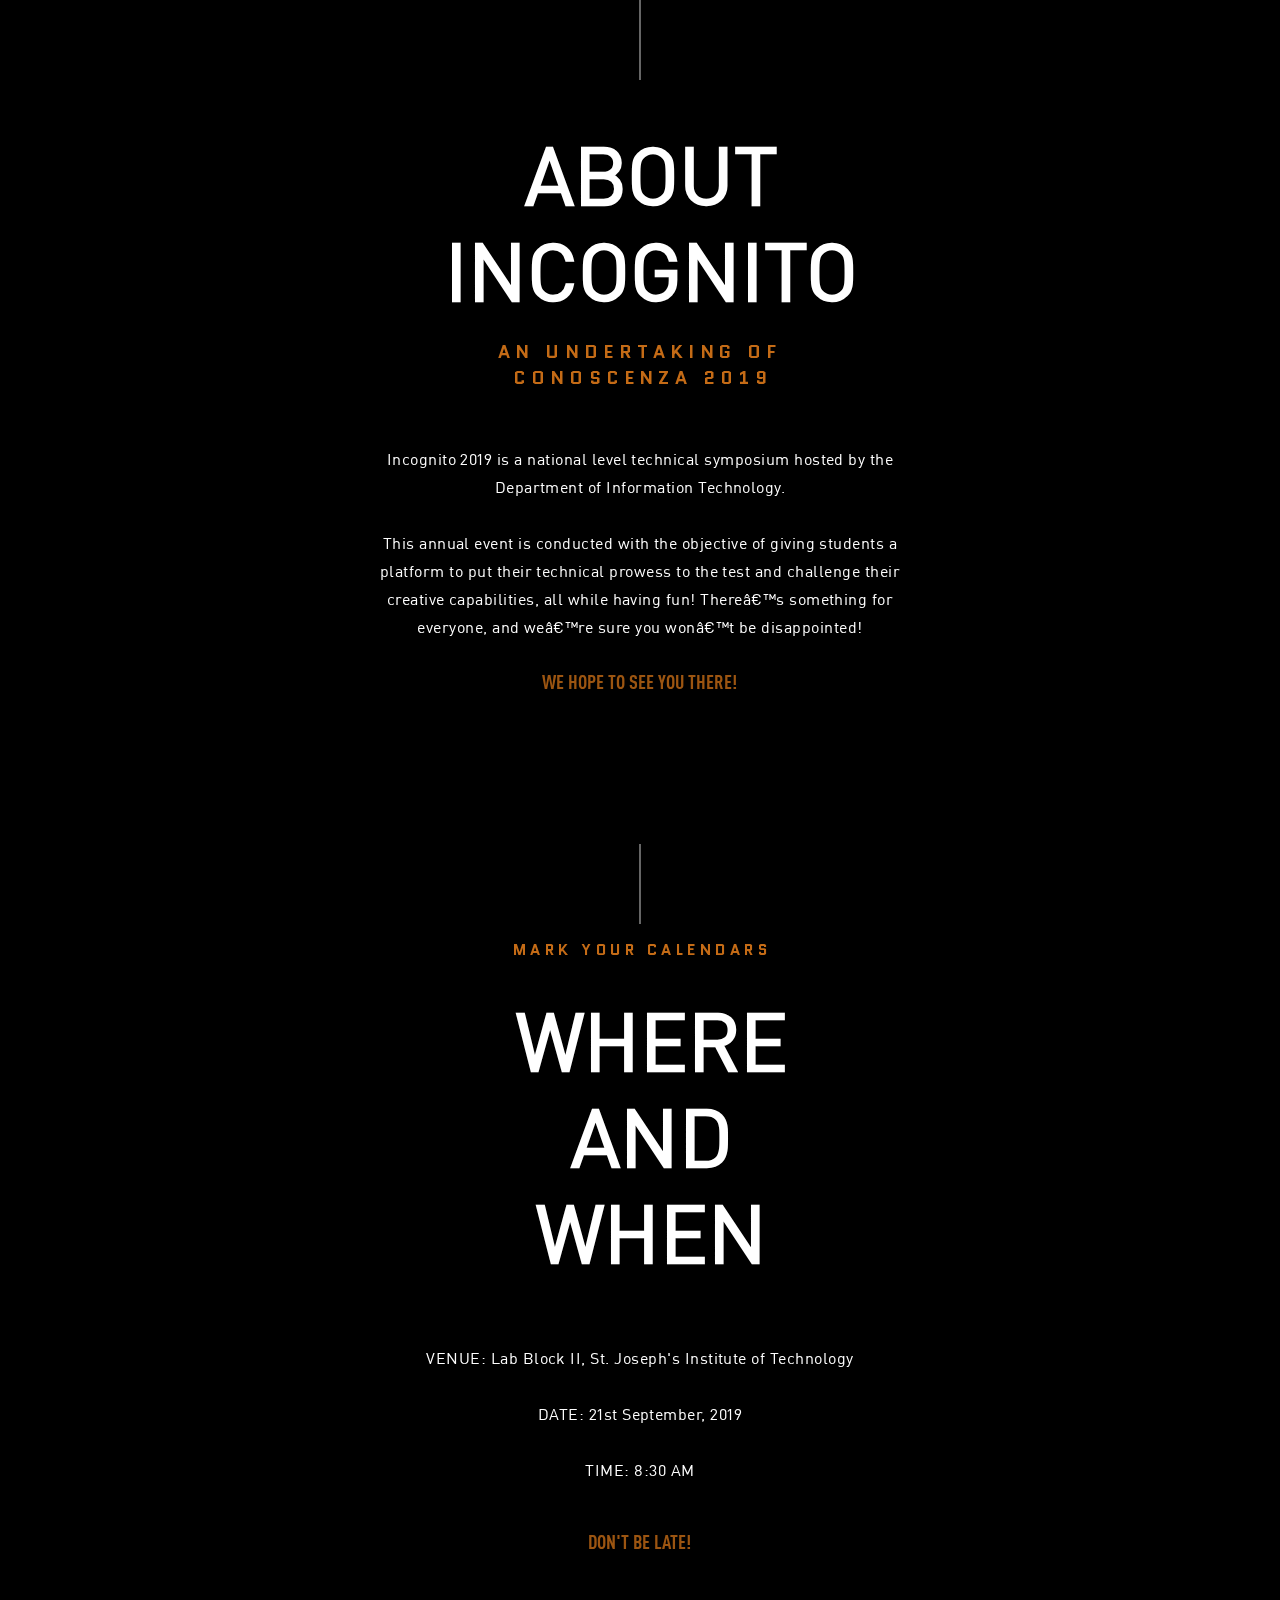
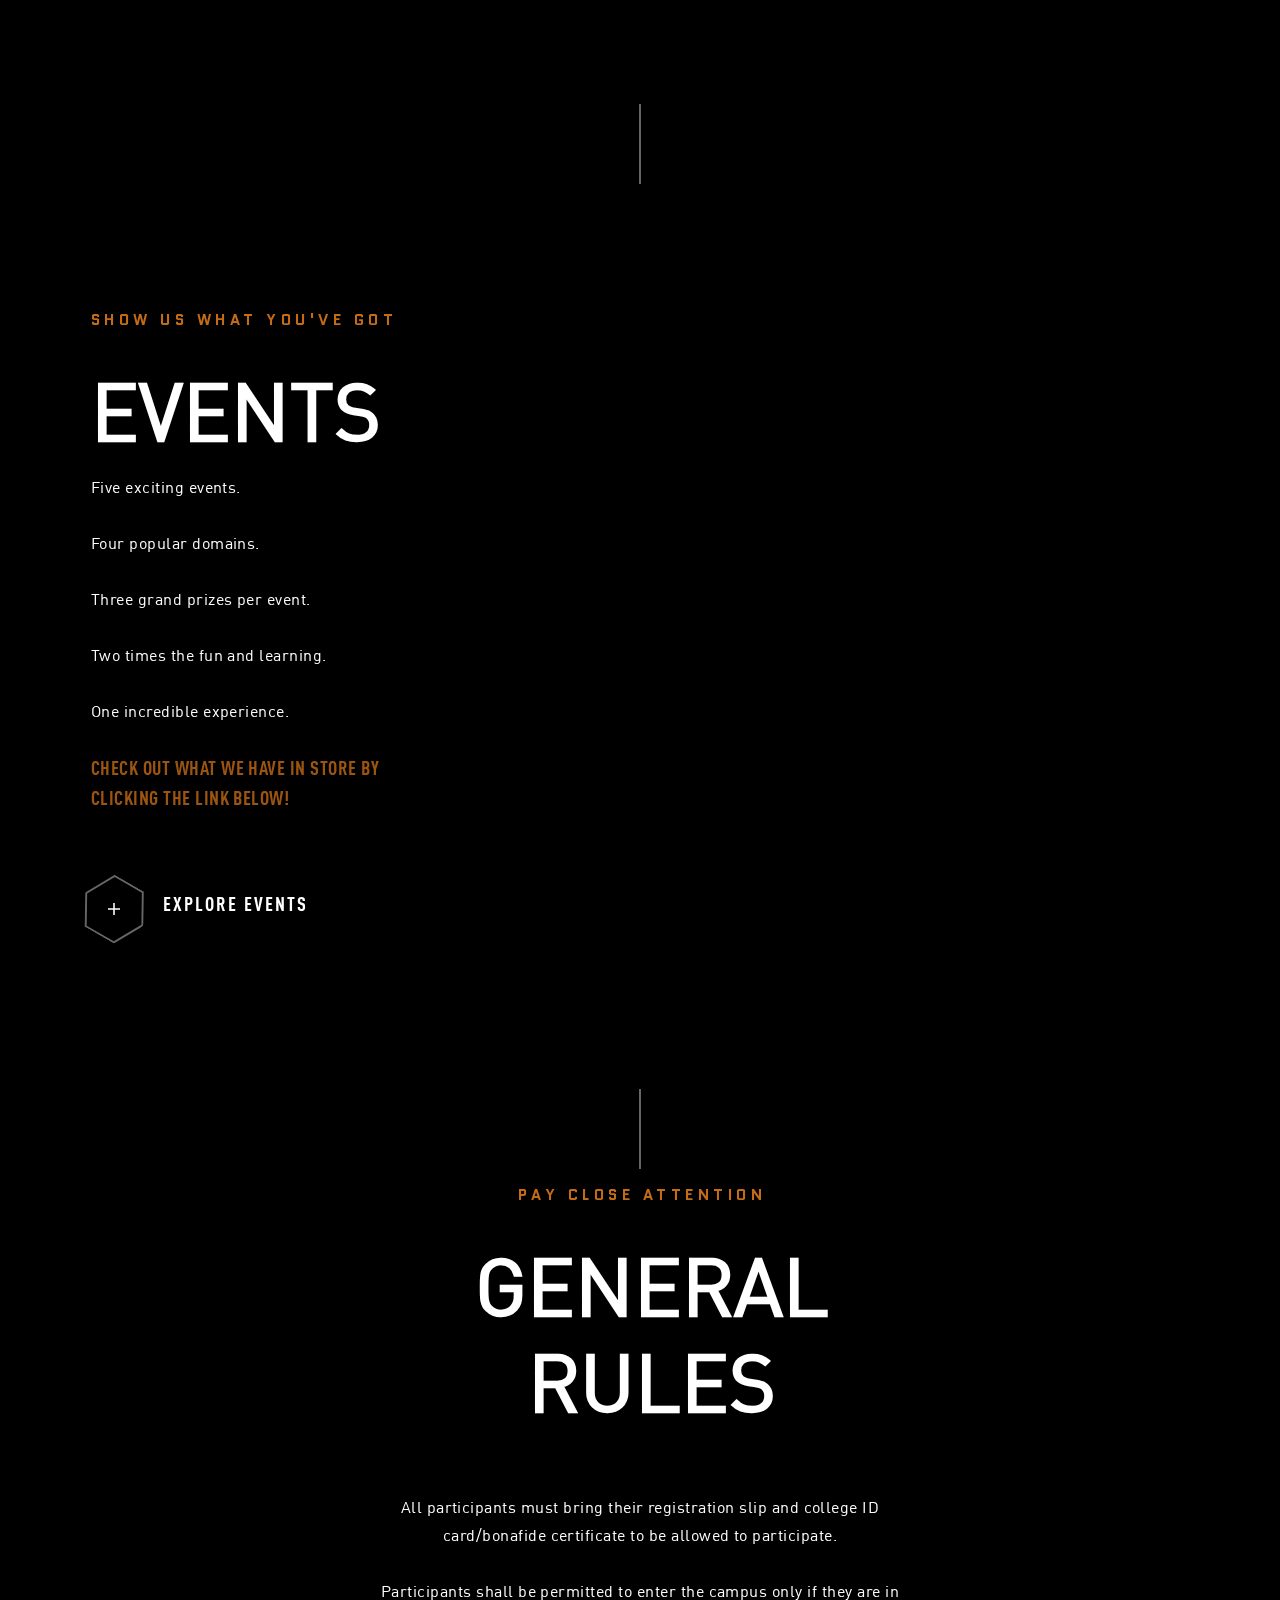
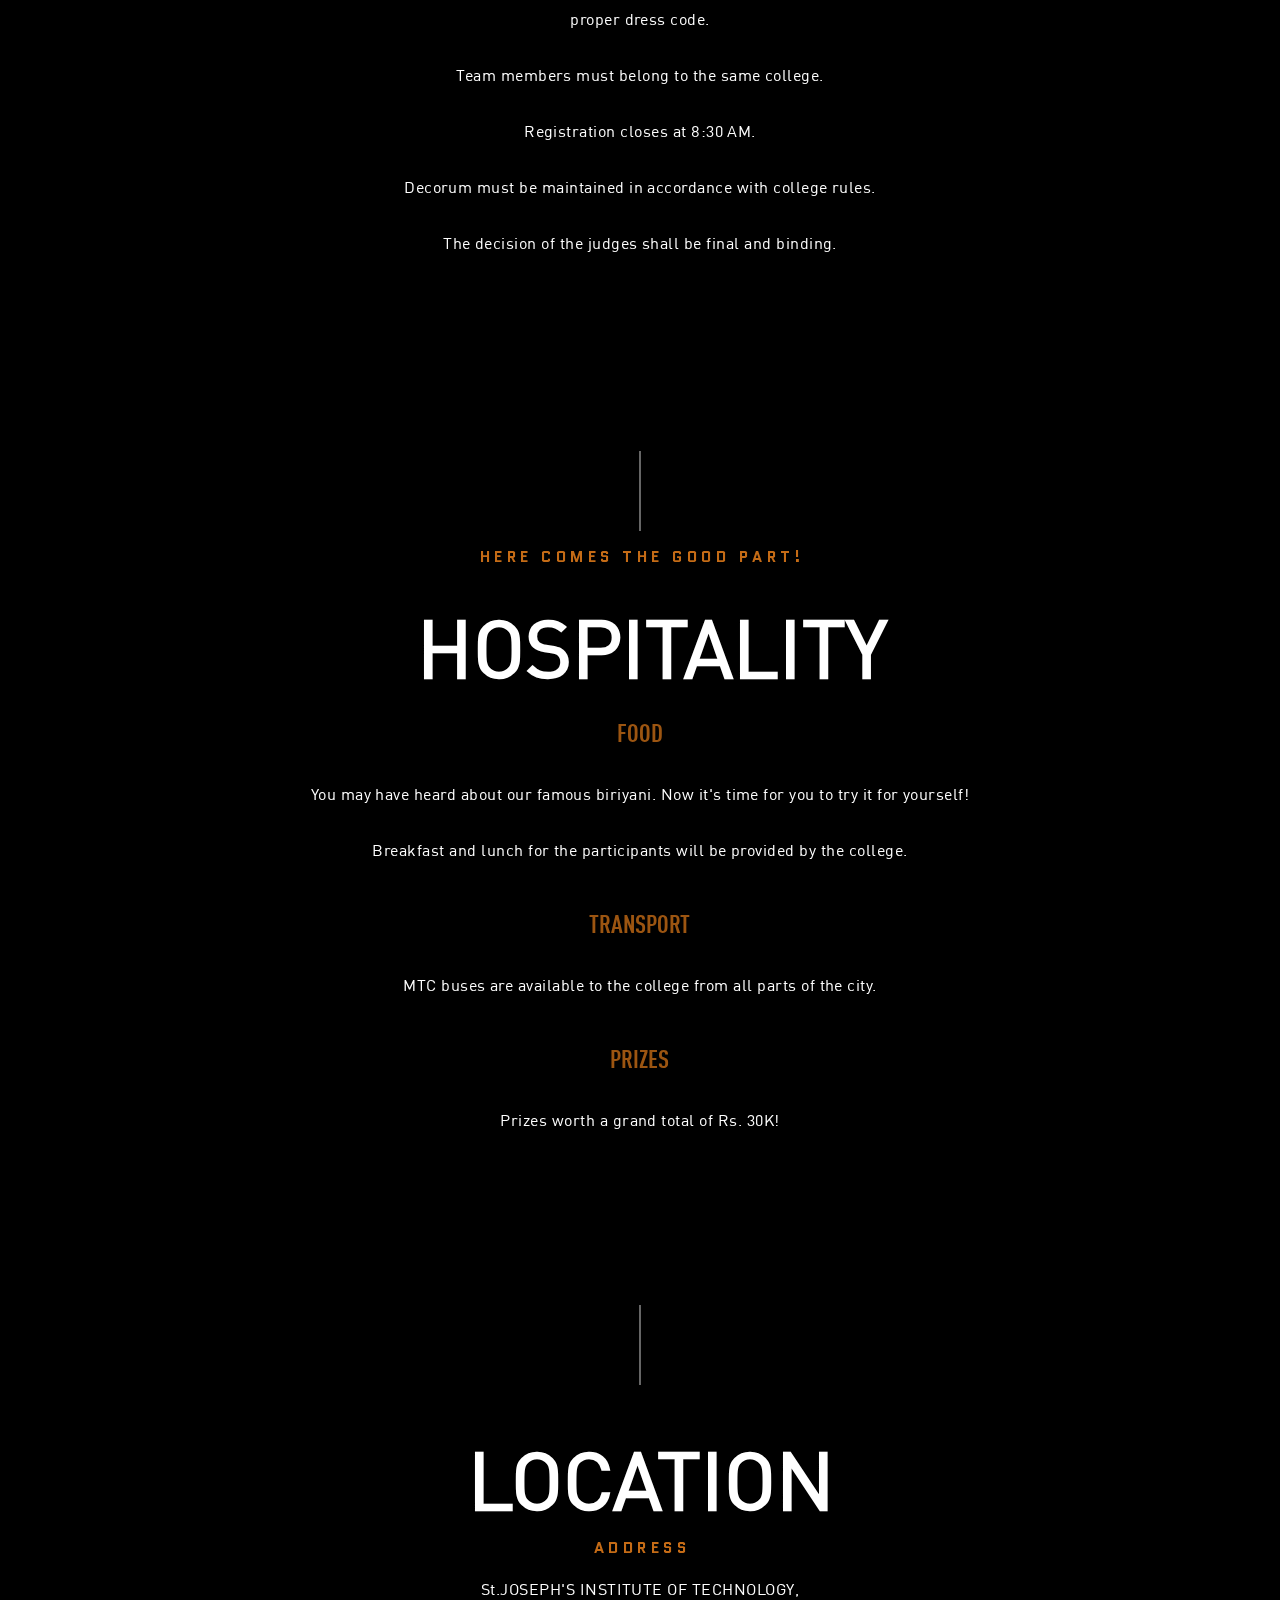
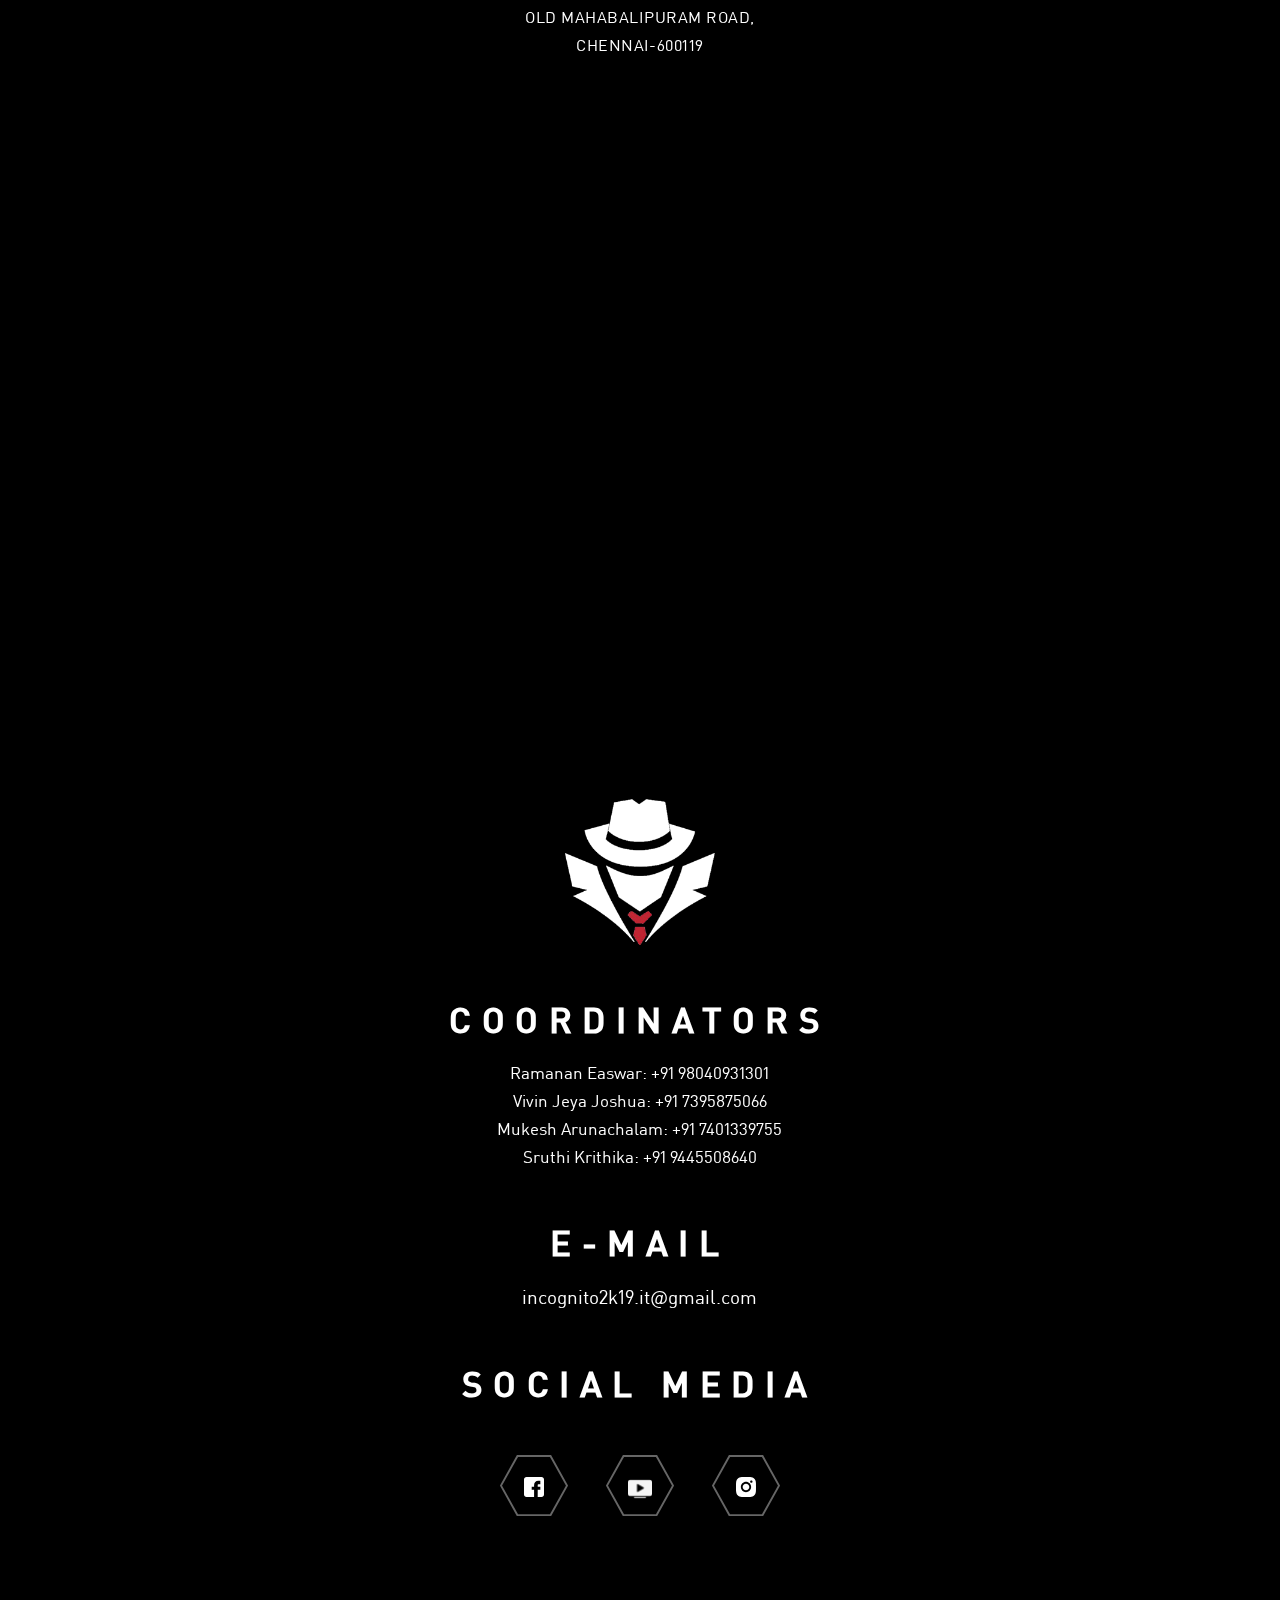
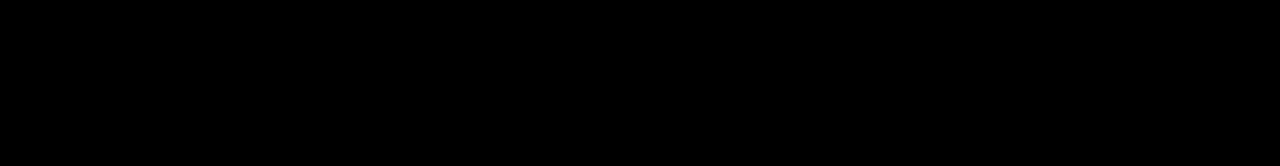
<file: index.html>
<!DOCTYPE html>
<html>
<head>
	<!--<meta charset="utf-8">-->

	<title>Incognito 2019 | SJIT</title>

	<meta name="viewport" content="width=device-width, initial-scale=1, maximum-scale=1">
	<meta name="description" content="Department of Information Technology, St.Joseph's Institute of Technology">
	<meta name="robots" content="index, follow">
	<meta name="author" content="SJIT">
	<meta property="og:title" content="Incognito 2019">
	<meta property="og:site_name" content="Incognito 2019">
	
	<meta property="og:description" content="Department of Information Technology, St.Joseph's institute of Technology">
	<meta property="og:type" content="website">
	<meta property="og:image" content="images/icg.png">
	<meta name="twitter:card" content="summary">
	
	<meta name="twitter:title" content="Incognito 2019">
	<meta name="twitter:description" content="Department of Information Technology, St.Joseph's Institute of Technology">

	<link rel="icon" type="image/icon" href="images/favicon.ico">
	<link rel="stylesheet" href="style.css">

	<!-- Google Tag Manager -->
	<!--<script>(function(w,d,s,l,i){w[l]=w[l]||[];w[l].push({'gtm.start':
		new Date().getTime(),event:'gtm.js'});var f=d.getElementsByTagName(s)[0],
	j=d.createElement(s),dl=l!='dataLayer'?'&l='+l:'';j.async=true;j.src=
	'https://www.googletagmanager.com/gtm.js?id='+i+dl;f.parentNode.insertBefore(j,f);
})(window,document,'script','dataLayer','GTM-T9JNFT');</script>-->
<!-- End Google Tag Manager -->
</head>
<body>

	<!-- Google Tag Manager (noscript)
	<noscript><iframe src="https://www.googletagmanager.com/ns.html?id=GTM-T9JNFT"
		height="0" width="0" style="display:none;visibility:hidden"></iframe></noscript>
        End Google Tag Manager (noscript) -->

		<div class="wrapper">

			<nav class="navigation">
				<ul class="navigation__list">
					<li class="navigation__item navigation__item--active">
						<a href="#start" title="Start">
							<div class="navigation__icon"><span class="navigation__number">1</span></div>
						</a>
					</li>
					<li class="navigation__item">
						<a href="#intro" title="Intro">
							<div class="navigation__icon"><span class="navigation__number">2</span></div>
						</a>
					</li>
					<li class="navigation__item">
						<a href="#date" title="Date">
							<div class="navigation__icon"><span class="navigation__number">3</span></div>
						</a>
					</li>
					<li class="navigation__item">
						<a href="#events" title="Events">
							<div class="navigation__icon"><span class="navigation__number">4</span></div>
						</a>
					</li>
					<li class="navigation__item">
						<a href="#rules" title="Rules">
							<div class="navigation__icon"><span class="navigation__number">5</span></div>
						</a>
					</li>
					<li class="navigation__item">
						<a href="#hosp" title="Hospitality">
							<div class="navigation__icon"><span class="navigation__number">6</span></div>
						</a>
					</li>
					<li class="navigation__item">
						<a href="#map" title="Map">
							<div class="navigation__icon"><span class="navigation__number">7</span></div>
						</a>
					</li>
					<li class="navigation__item">
						<a href="#social" title="Social Media">
							<div class="navigation__icon"><span class="navigation__number">8</span></div>
						</a>
					</li>
				</ul>
			</nav>

			<div class="astroid"></div>

			<section class="section section--header" id="start">

				<div class="stars"><div class="nebula"></div></div>
				<div class="mars">
					<div class="mars__planet"></div>
					<div class="mars__black"></div>
				</div>

				<header class="header">
					<div class="wrap">
						<div class="row center-md">
							<div class="col-md-12">
								<div class="header__content">
									<div class="logo logo--center"></div>
									<div class="mars__logo mars__logo--center mars__logo--header">
										<div class="logo__flare"></div>
										<div class="logo__flare2"></div>
									</div>
									<h4 class="header__title header__title--center">Reaching for the</h4>
                                    <h4 class="header__title header__title--center" style="color: #c46b16">Stars</h4>
								</div>
							</div>
						</div>
					</div>

					<div class="header__scroll">
						<a href="#intro" class="button2 button--mouse button--active"></a>
					</div>
				</header>

			</section>
        <!--------------------vani section--------------------------------------->
			<section class="section section--intro" id="intro">
				<div class="wrap">
					<div class="row center-md">
						<div class="col-md-8">

							<div class="block block--intro">
								
								<h1 class="block__title">ABOUT<br> INCOGNITO</h1><br><br>
                                <span class="block__caption" style="font-size: 1.8rem">AN UNDERTAKING OF<br>CONOSCENZA 2019</span>

								<p class="block__content block__content--intro">
									Incognito 2019 is a national level technical symposium hosted by the Department of Information Technology.<br>
                                    This annual event is conducted with the objective of giving students a platform to put their technical prowess to the test and challenge their creative capabilities, all while having fun! There’s something for everyone, and we’re sure you won’t be disappointed!
								</p><br>
								<span class="block__mark">We hope to see you there!</span>
							</div>

						</div>
					</div>
				</div>
			</section>
            
            <!-----Where and When--->
            <section class="section section--intro" id="date">
				<div class="wrap">
					<div class="row center-md">
						<div class="col-md-8">

							<div class="block block--intro">
								
								<span class="block__caption" style="font-size: 1.5rem">MARK YOUR CALENDARS</span>
                                <h1 class="block__title">Where<br>and<br> When</h1><br>
                                

								<p class="block__content block__content--intro">
                                    VENUE: Lab Block II, St. Joseph's Institute of Technology<br>
                                    DATE: 21st September, 2019<br>
                                    TIME: 8:30 AM<br>
								</p>
								<span class="block__mark">Don't be late!</span>
							</div>

						</div>
					</div>
				</div>
			</section>
            
               <!-----Events--->
            	<section class="section section--landing" id="events">
				<div class="wrap">
					<div class="row center-md">
						<div class="col-md-4">
							<div class="block">
								<span class="block__caption" style="font-size: 1.5rem">SHOW US WHAT YOU'VE GOT</span>
								<h1 class="block__title">Events</h1>

								<p class="block__content block__content--left">
									Five exciting events.<br><br> 
                                    Four popular domains.<br><br>
                                    Three grand prizes per event.<br><br>
                                    Two times the fun and learning.<br><br>
                                    One incredible experience.<br><br>
                                    <span class="block__mark">Check out what we have in store by clicking the link below!</span>
								</p>
								<a href="events.html" target="_self" class="link link--more link--left" id="trackbutton-2">
									<div class="button button--left button--glitch">
										<img class="button--glitch-1" src="images/icons/icon-plus.svg">
										<img class="button--glitch-2" src="images/icons/polygon-full.svg">
										<img class="button--glitch-3" src="images/icons/polygon-full.svg">
										<img class="button--glitch-4" src="images/icons/icon-plus.svg">
									</div>
									
                                    <span class="link__text link__text--left link__text--aligned" data-text="">Explore Events</span>
								</a>
							</div>
						</div>

						<div class="col-md-7 first-xs last-md">
							<div class="visual__wrapper">
								<div class="visual visual--small visual--up visual--fast visual--exomars-small">
									<canvas id="canvas3" data-imgsrc="images/ebig.png"></canvas>
								</div>
								<div class="visual visual--big visual--down visual--exomars-big ">
									<canvas id="canvas6" data-imgsrc="images/event.png"></canvas>
								</div>
								<div class="visual visual--medium visual--up visual--exomars-medium">
									<canvas id="canvas4" data-imgsrc="images/esmall.png"></canvas>
								</div>
							</div>
						</div>
					</div>
				</div>
			</section>
            
             <!-----General Rules--->
            <section class="section section--intro" id="rules">
				<div class="wrap">
					<div class="row center-md">
						<div class="col-md-8">

							<div class="block block--intro">
								
								<span class="block__caption" style="font-size: 1.5rem">PAY CLOSE ATTENTION</span>
                                <h1 class="block__title">General<br> Rules</h1><br>
                                

								<p class="block__content block__content--intro">
									All participants must bring their registration slip and college ID card/bonafide certificate to be allowed to participate. <br>
                                    Participants shall be permitted to enter the campus only if they are in proper dress code. <br>
                                    Team members must belong to the same college. <br>
                                    Registration closes at 8:30 AM. <br>
                                    Decorum must be maintained in accordance with college rules. <br>
                                    The decision of the judges shall be final and binding. <br>
								</p>
								<!--<span class="block__mark">Where talent meets </span>-->
							</div>

						</div>
					</div>
				</div>
			</section>
            
            
              <!-----Hospitality--->
            <section class="section section--intro" id="hosp">
				<div class="wrap">
					<div class="row center-md">
						<div class="col-md-8">

							<div class="block block--intro">
								
								<span class="block__caption" style="font-size: 1.5rem">HERE COMES THE GOOD PART!</span>
                                <h1 class="block__title">Hospitality</h1><br><br>
                                
                                <span class="block__mark2">FOOD</span><br /><br />
								<p class="block__content block__content">
								You may have heard about our famous biriyani. Now it's time for you to try it for yourself!<br><br>
                                Breakfast and lunch for the participants will be provided by the college.
								</p><br /><br />
								<span class="block__mark2">TRANSPORT</span><br /><br />
								<p class="block__content block__content">
									MTC buses are available to the college from all parts of the city.
								</p><br /><br />
								<span class="block__mark2">PRIZES</span><br /><br />
								<p class="block__content block__content">
									Prizes worth a grand total of Rs. 30K!
								</p>
								<!--<span class="block__mark">Where talent meets </span>-->
							</div>

						</div>
					</div>
				</div>
			</section>
            
            <!-----Map--->
                <section class="section section--intro" id="map">
				<div class="wrap">
					<div class="row center-md">
						<div class="col-md-8">

							<div class="block block--intro">
				<!--				<span class="block__caption">Ontdek alles over</span>
								<h1 class="block__title">Een leven<br /> op mars</h1>
								<p class="block__content block__content--intro">
									Het mysterie rondom een teken van leven op planeet Mars houdt ons allemaal bezig. In maart 2016 is de missie ‘ExoMars’ de ruimte ingeschoten om de biologische omgeving op Mars te verkennen en om te onderzoeken hoe een mogelijk leven op Mars eruit zou kunnen zien.
								</p>
								<span class="block__mark">Wat weet jij eigenlijk al over mars?</span> <br/><br />-->
                                <h1 class="block__title">LOCATION</h1><BR />
                                <span class="block__caption" style="font-size: 1.5rem">ADDRESS</span>
                                <p class="block__content2 block__content--int">
									St.JOSEPH'S INSTITUTE OF TECHNOLOGY,<br />
                                    OLD MAHABALIPURAM ROAD,<br />
                                    CHENNAI-600119
								</p><br><br>
                                <div class="row center-md">
                                <iframe src="https://www.google.com/maps/embed?pb=!1m18!1m12!1m3!1d3321.0792204514296!2d80.21624508552027!3d12.869884610653257!2m3!1f0!2f0!3f0!3m2!1i1024!2i768!4f13.1!3m3!1m2!1s0x3a525bbb618d3ea9%3A0x90b3767be093efaa!2sSt.Joseph&#39;s+Institute+of+Technology!5e1!3m2!1sen!2sin!4v1566195148293!5m2!1sen!2sin" width="600" height="450" frameborder="0" class="map" style="border:0" allowfullscreen></iframe>
							</div>
                            </div>
						</div>
					</div>
				</div>
			</section>
            
            <!------Coordinators------------>
            <section class="section section--social" id="social">
				<div class="wrap">
					<div class="row center-md">
						<div class="col-md-5">
							<div class="block block--social">
								<div class="social__logo social__logo--center"></div>
								<h3 class="social__title">Coordinators</h3>
                                <p style="font-size: 1.7rem">
                                    Ramanan Easwar: +91 98040931301<br>
                                    Vivin Jeya Joshua: +91 7395875066<br>
                                    Mukesh Arunachalam: +91 7401339755<br>
                                    Sruthi Krithika: +91 9445508640</p>
                                    
                                <h3 class="social__title">E-mail</h3>
                                <p style="font-size: 1.9rem">    incognito2k19.it@gmail.com</p>
								<h3 class="social__title">Social Media</h3>

								<ul class="social__list">
									<li class="social__channel">
										<a href="https://www.facebook.com/Incognito2k19.IT/" target="_blank" title="Facebook" class="button button--facebook button--left"></a>
									</li>
									<li class="social__channel">
										<a href="https://www.youtube.com/channel/UCHdwYhN9oNTsR8B4fj3yGwA"

                                    target="_blank" title="Youtube" class="button button--twitter button--center"></a>
									</li>
									<li class="social__channel">
										<a href="https://www.instagram.com/incognito_2k_19/?hl=en" target="_blank" title="Instagram" class="button button--instagram button--right"></a>
									</li>
								</ul>
							</div>
						</div>
					</div>
				</div>
			</section>
            
            <div class="cookie cookie--hidden">
				<!--<h4 class="cookie__title">Cookie melding</h4>
				<p class="cookie__message">Natgeotv.com/nl gebruikt cookies onder andere om onze service te verbeteren, advertenties te personaliseren en jouw website voorkeuren te onthouden. <br /><br />Je geeft, door gebruik te blijven maken van deze website of door op “Akkoord” te klikken, toestemming voor het gebruik van cookies op de website van Natgeotv.com/nl. <a href="http://www.natgeotv.com/nl/info/cookie-policy" target="_blank" class="cookie__url">Bekijk hier</a> het cookie beleid van National Geographic Channel</p>-->
				<a class="cookie__link"></a>
			</div>

			<!--<footer class="footer">
				<ul class="footer__list">
					<li class="footer__item footer__item--copyright">&copy; 2016 National Geographic</li>
					<li class="footer__item"><a class="footer__link" href="http://www.natgeotv.com/nl/info/algemene-voorwaarden" target="_blank">Algemene voorwaarden</a></li>
					<li class="footer__item"><a class="footer__link" href="http://www.natgeotv.com/nl/info/privacyvoorwaarden" target="_blank">Privacyvoorwaarden</a></li>
					<li class="footer__item"><a class="footer__link" href="http://www.natgeotv.com/nl/info/cookie-policy" target="_blank">Cookiebeleid</a></li>
					<li class="footer__item footer__item--right">
						<div class="logo"></div>
					</li>
				</ul>
			</footer>-->
		</div>

        <!---------------------------Removing Audio----------------------------------------------
		<audio loop autoplay>
			<source src="audio/NatGeo_MARS-audioloop.mp3" type="audio/mpeg">
			</audio>
			<div class="equalizer">
				<div class="equalizer__bar"></div>
				<div class="equalizer__bar"></div>
				<div class="equalizer__bar"></div>
				<div class="equalizer__bar"></div>
				<div class="equalizer__bar"></div>
				<div class="equalizer__bar"></div>
			</div>
        ------------------------------------------------------------------------------------------>

			<script src="https://code.jquery.com/jquery-3.1.1.min.js" integrity="sha256-hVVnYaiADRTO2PzUGmuLJr8BLUSjGIZsDYGmIJLv2b8=" crossorigin="anonymous" defer></script>
			<script src="js/libs/tweenmax.min.js" defer></script>
			<script src="js/main.min.js" defer></script>

		</body>
		</html>
</file>
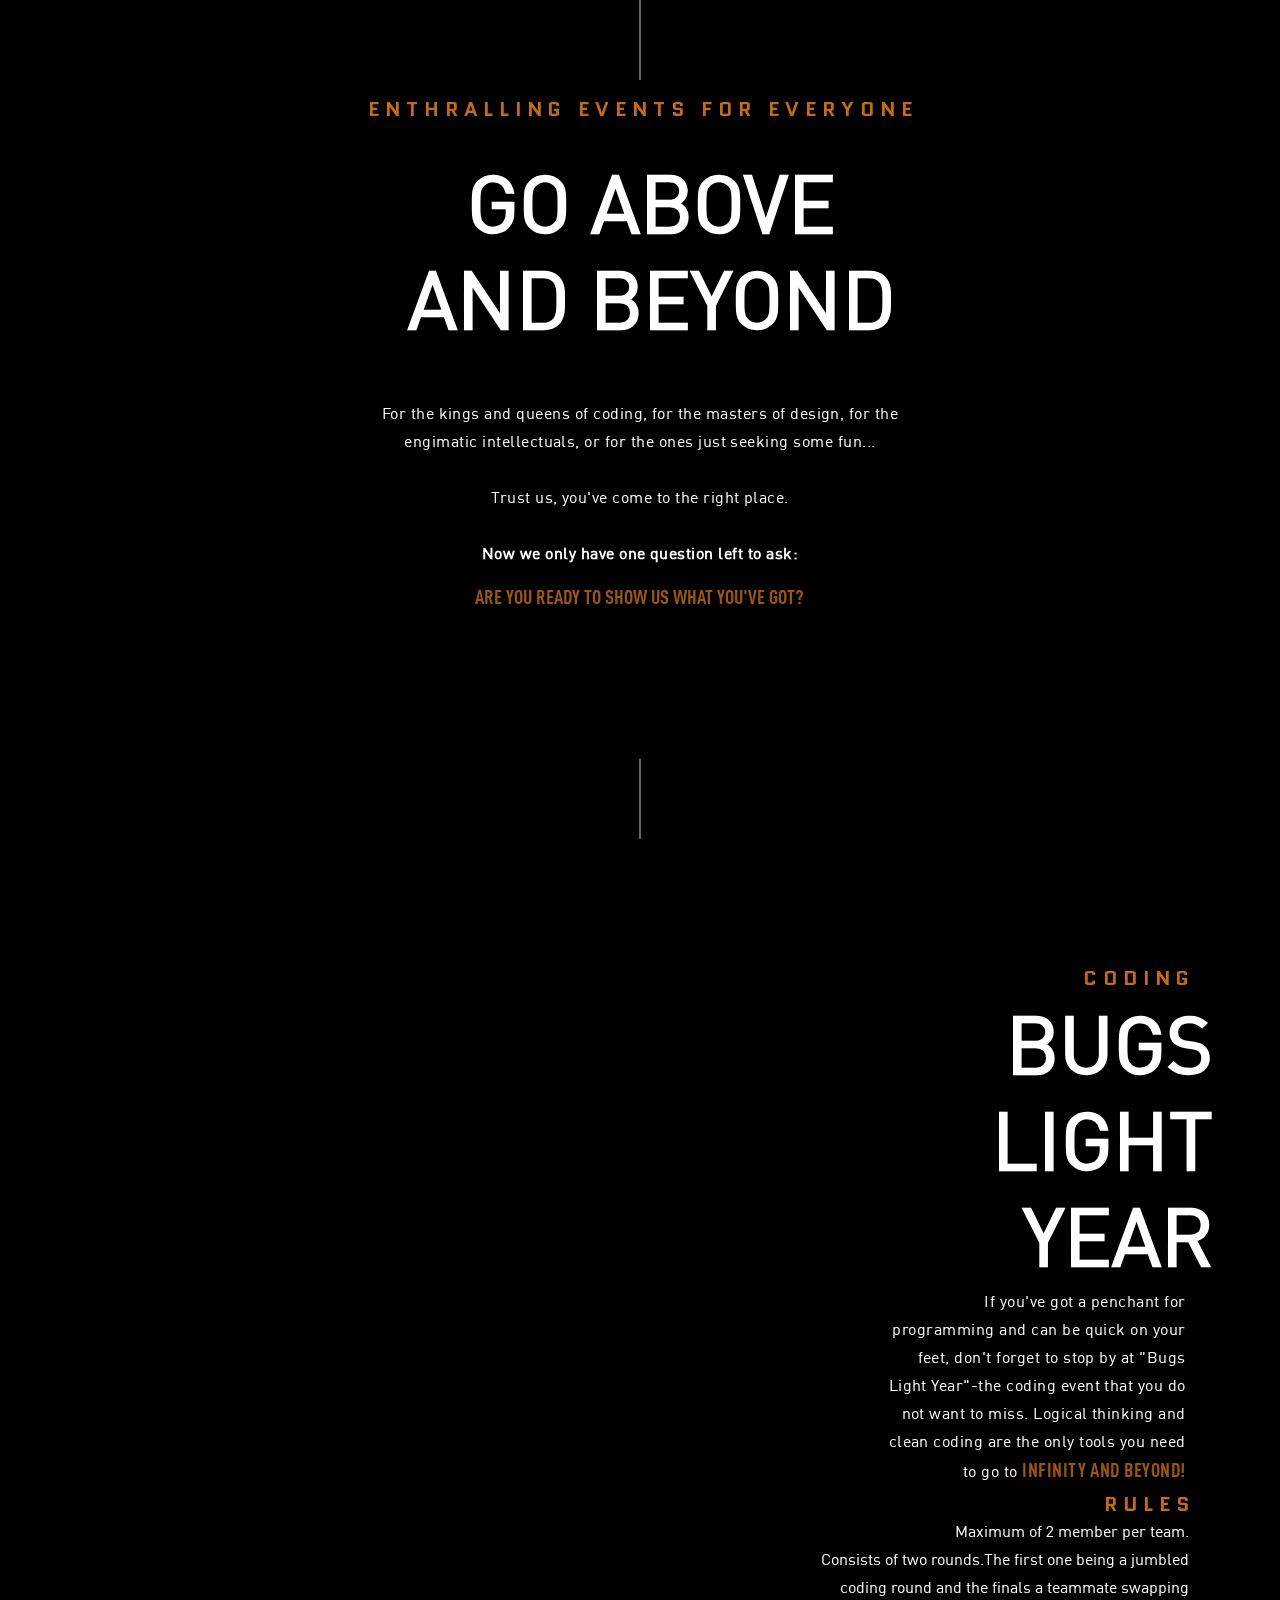
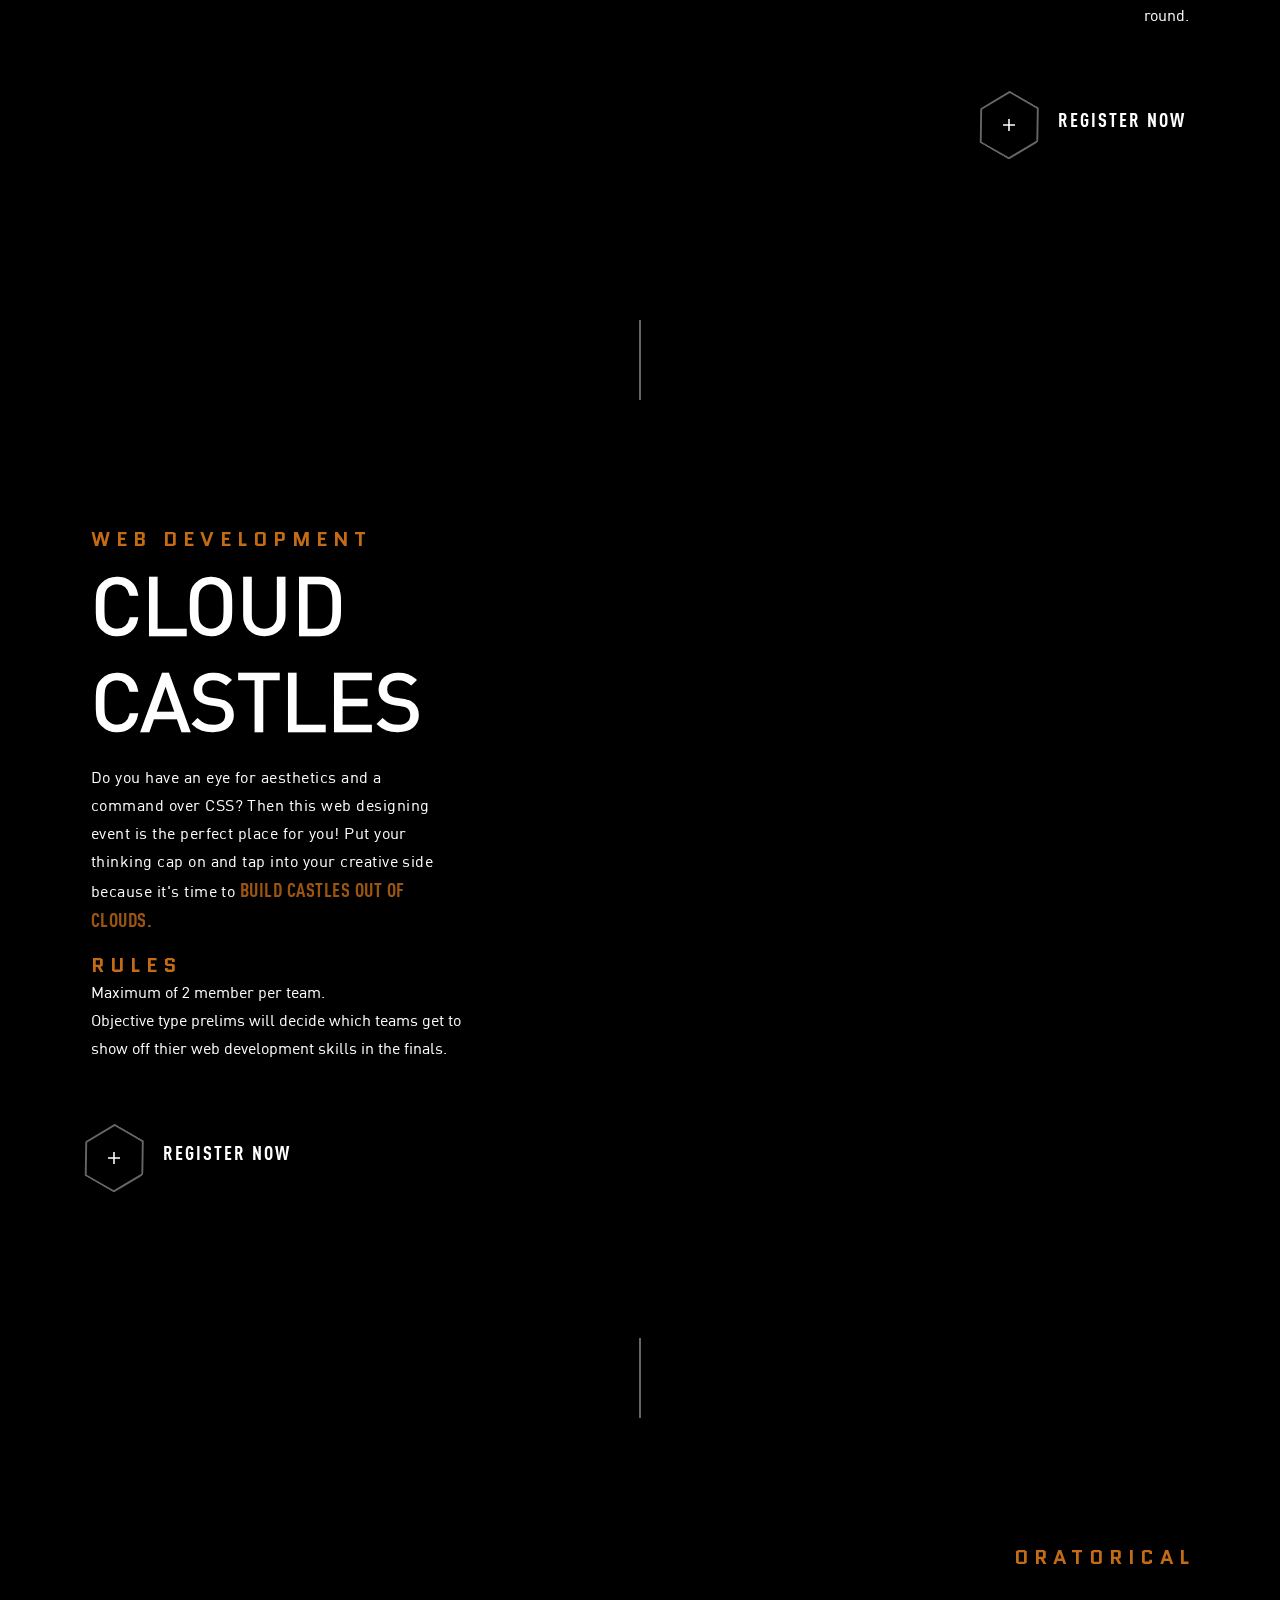
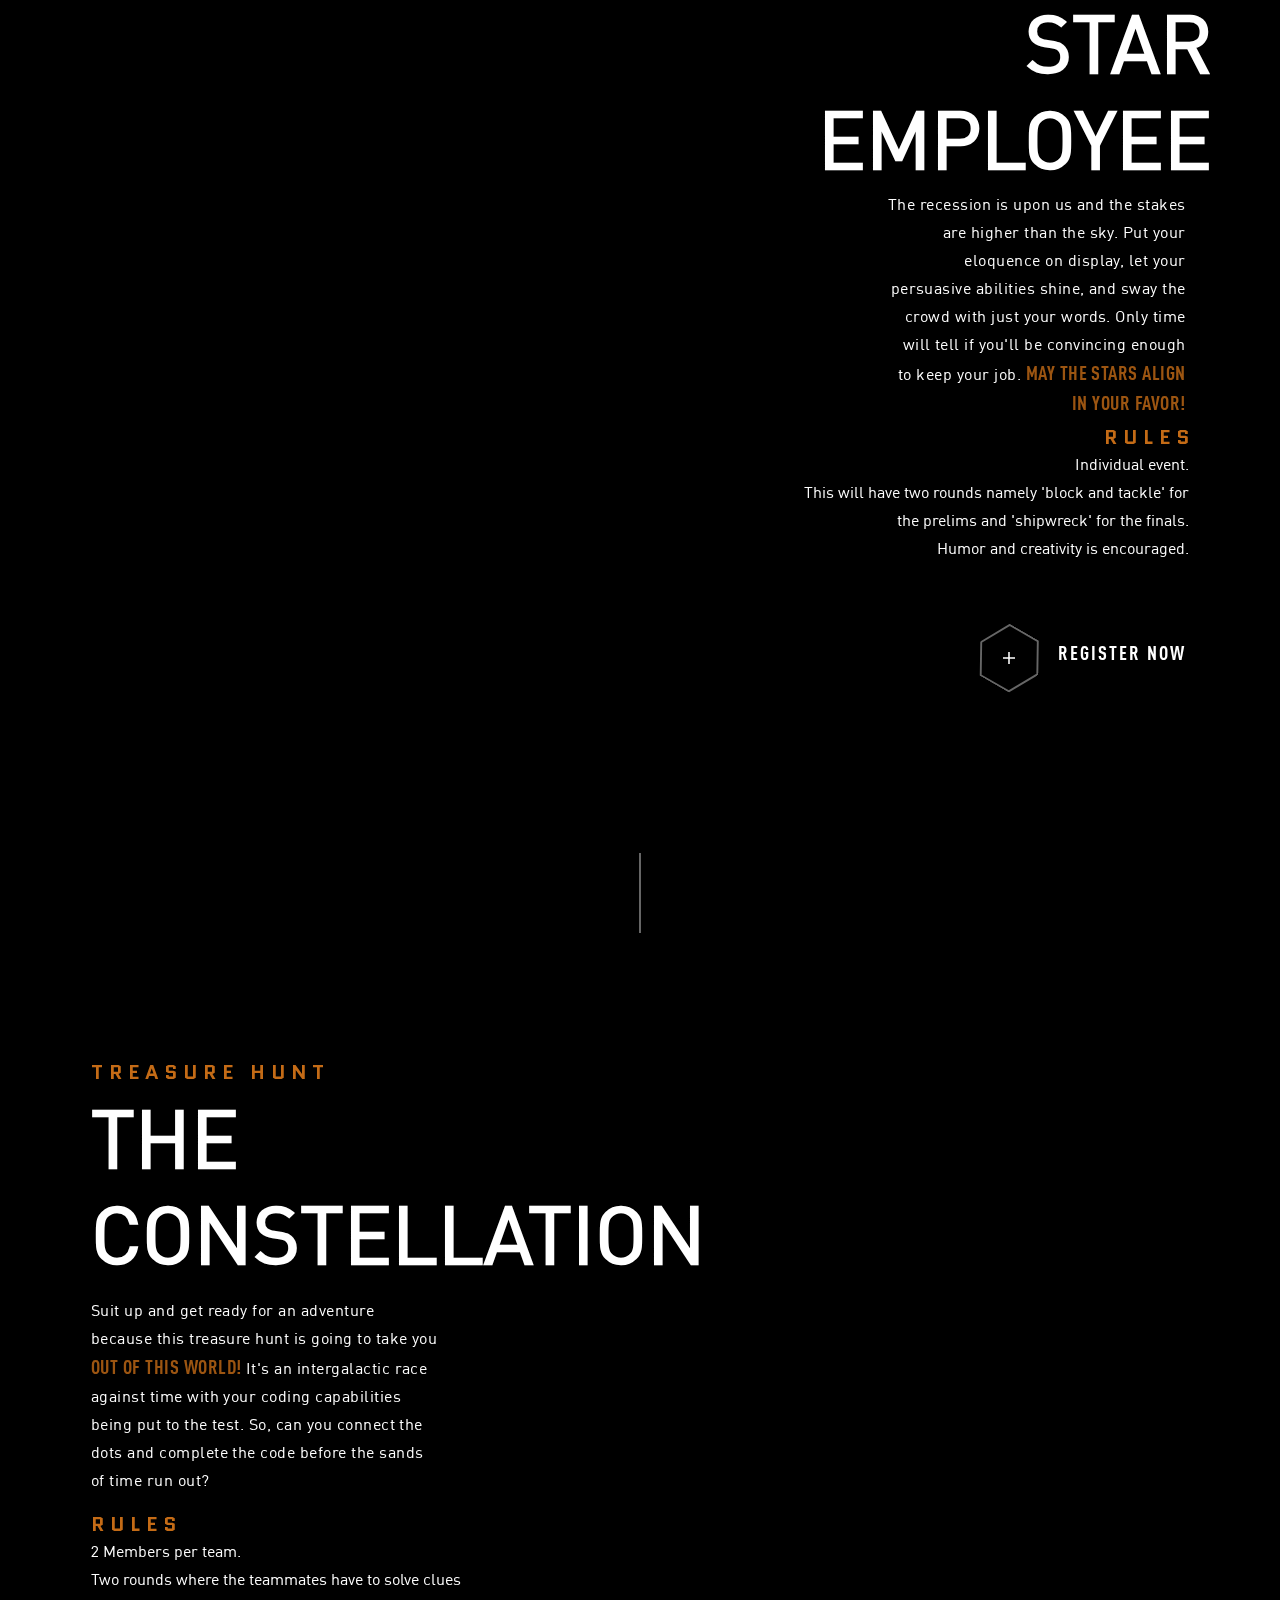
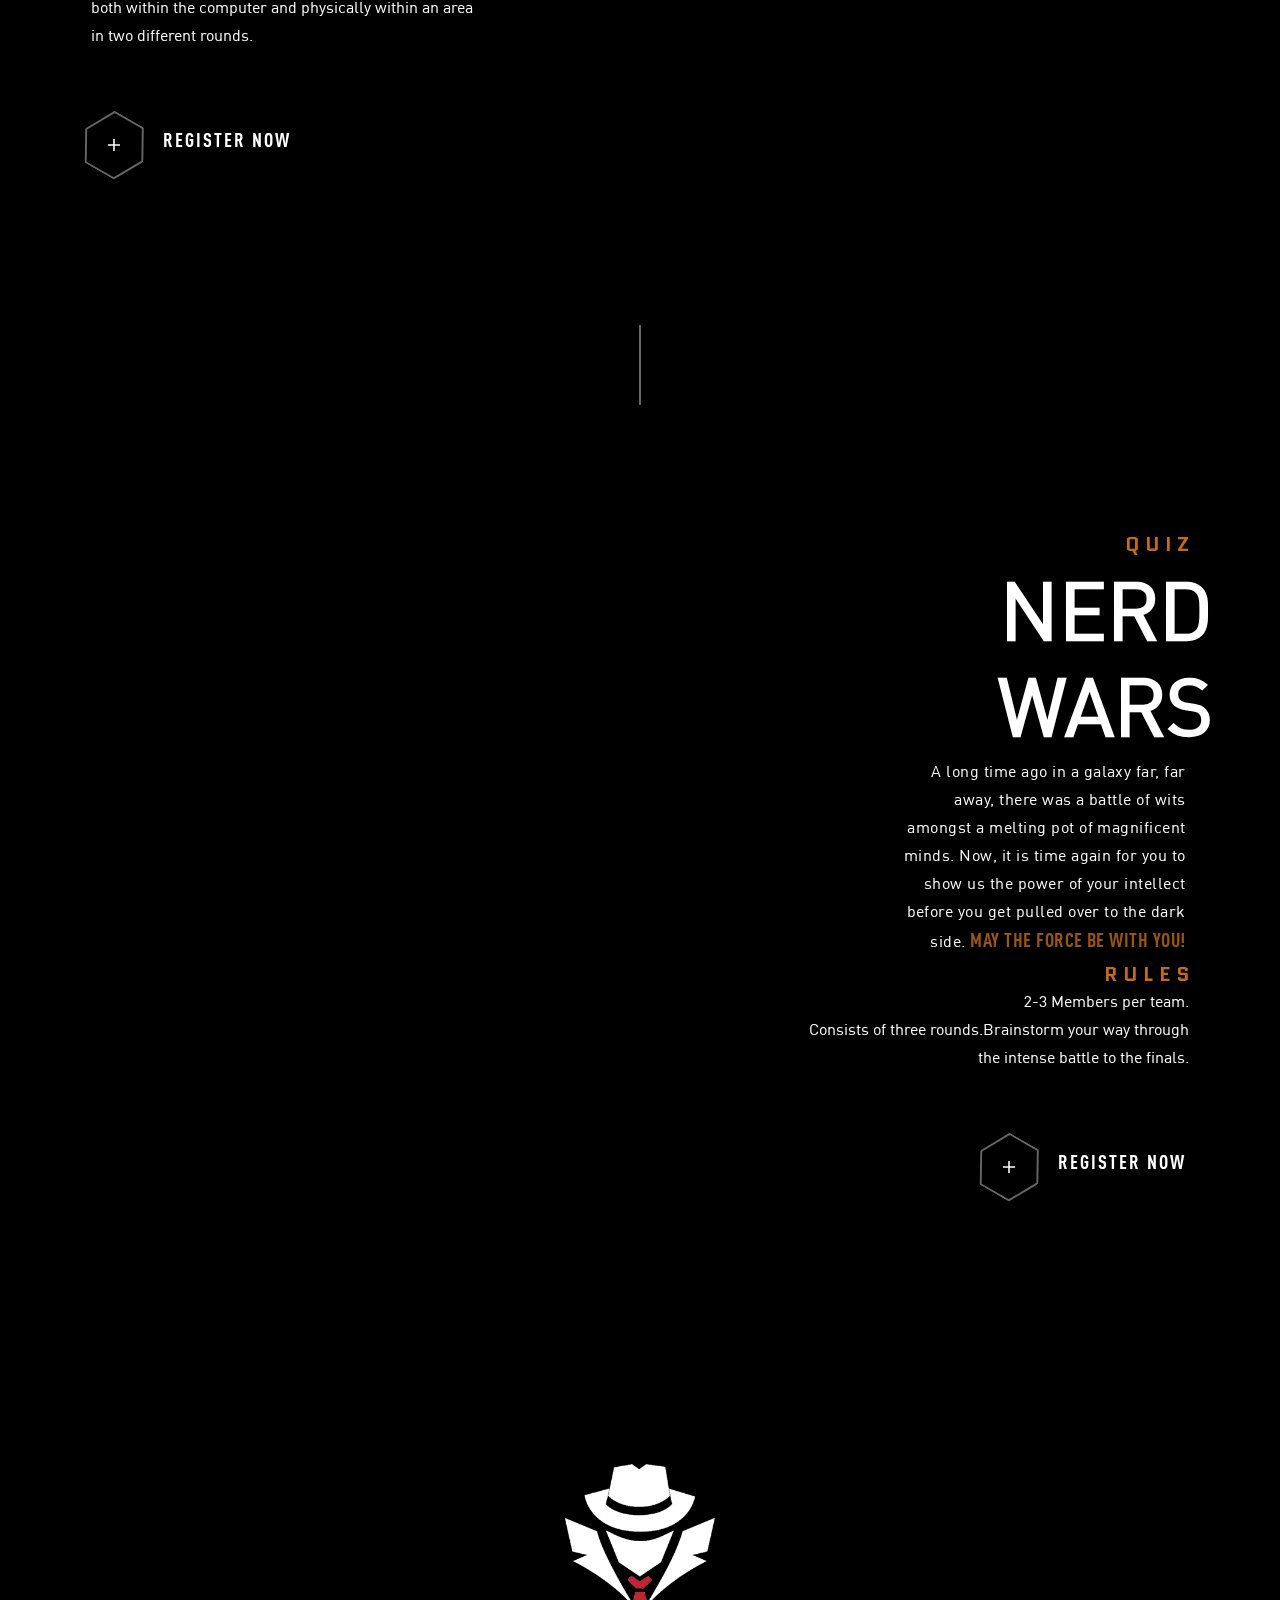
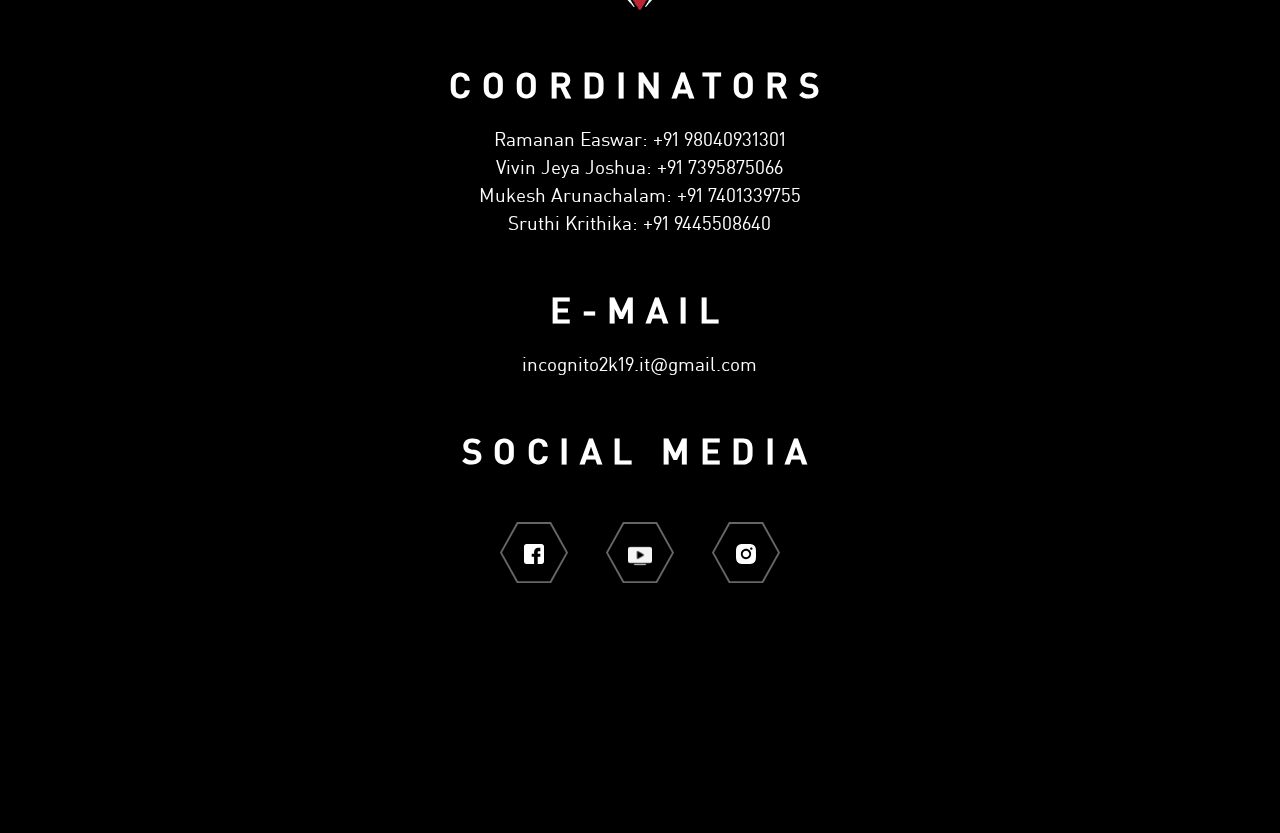
<file: events.html>
<!DOCTYPE html>
<html>
<head>
	<!--<meta charset="utf-8">-->

	<title>Events | Incognito 2019</title>

	<meta name="viewport" content="width=device-width, initial-scale=1, maximum-scale=1">
	<meta name="description" content="Department of Information Technology, St.Joseph's Institute of Technology">
	<meta name="robots" content="index, follow">
	<meta name="author" content="SJIT">
	<meta property="og:title" content="Incognito 2019">
	<meta property="og:site_name" content="Incognito 2019">
	
	<meta property="og:description" content="Department of Information Technology, St.Joseph's institute of Technology">
	<meta property="og:type" content="website">
	<meta property="og:image" content="images/icg.png">
	<meta name="twitter:card" content="summary">
	
	<meta name="twitter:title" content="Incognito 2019">
	<meta name="twitter:description" content="Department of Information Technology, St.Joseph's Institute of Technology">

	<link rel="icon" type="image/icon" href="images/favicon.ico">
	<link rel="stylesheet" href="style.css">

	<!-- Google Tag Manager -->
	<!--<script>(function(w,d,s,l,i){w[l]=w[l]||[];w[l].push({'gtm.start':
		new Date().getTime(),event:'gtm.js'});var f=d.getElementsByTagName(s)[0],
	j=d.createElement(s),dl=l!='dataLayer'?'&l='+l:'';j.async=true;j.src=
	'https://www.googletagmanager.com/gtm.js?id='+i+dl;f.parentNode.insertBefore(j,f);
})(window,document,'script','dataLayer','GTM-T9JNFT');</script>-->
<!-- End Google Tag Manager -->
</head>
<body>

	<!-- Google Tag Manager (noscript)
	<noscript><iframe src="https://www.googletagmanager.com/ns.html?id=GTM-T9JNFT"
		height="0" width="0" style="display:none;visibility:hidden"></iframe></noscript>
		End Google Tag Manager (noscript) -->

		<div class="wrapper">

			<nav class="navigation">
				<ul class="navigation__list">
					<li class="navigation__item navigation__item--active">
						<a href="#start" title="Start">
							<div class="navigation__icon"><span class="navigation__number">1</span></div>
						</a>
					</li>
					<li class="navigation__item">
						<a href="#intro" title="Intro">
							<div class="navigation__icon"><span class="navigation__number">2</span></div>
						</a>
					</li>
					<li class="navigation__item">
						<a href="#serie" title="Coding">
							<div class="navigation__icon"><span class="navigation__number">3</span></div>
						</a>
					</li>
					<li class="navigation__item">
						<a href="#dossier" title="Web development">
							<div class="navigation__icon"><span class="navigation__number">4</span></div>
						</a>
					</li>
					<li class="navigation__item">
						<a href="#boek" title="Oratorical">
							<div class="navigation__icon"><span class="navigation__number">5</span></div>
						</a>
					</li>
					<li class="navigation__item">
						<a href="#magazine" title="Treasure Hunt">
							<div class="navigation__icon"><span class="navigation__number">6</span></div>
						</a>
					</li>
					<li class="navigation__item">
						<a href="#testjezelf" title=""Quiz>
							<div class="navigation__icon"><span class="navigation__number">7</span></div>
						</a>
					</li>
					<li class="navigation__item">
						<a href="#social" title="Social Media">
							<div class="navigation__icon"><span class="navigation__number">8</span></div>
						</a>
					</li>
				</ul>
			</nav>

			<div class="astroid"></div>

			<section class="section section--header" id="start">
				
				<div class="stars"><div class="nebula"></div></div>
				<div class="mars">
					<!--<div class="mars__planet"></div>
					<div class="mars__black"></div>-->
				</div>

				<header class="header">
					<div class="wrap">
						<div class="row center-md">
							<div class="col-md-12">
								<div class="header__content">
									<!--<div class="logo logo--center"></div>-->
									<div class="mars__logo-events mars__logo-events--center mars__logo-events--header">
									<div class="logo__flare"></div>
										<div class="logo__flare2"></div>
									</div>
									<h4 class="header__title header__title--center">Come. Compete. Conquer.</h4>
								</div>
							</div>
						</div>
					</div>

					<div class="header__scroll">
						<a href="#intro" class="button2 button--mouse button--active"></a>
					</div>
				</header>
			</section>

            <!-------------Intro---------------->
			<section class="section section--intro" id="intro">
				<div class="wrap">
					<div class="row center-md">
						<div class="col-md-8">

							<div class="block block--intro">
								<span class="block__caption">Enthralling Events for Everyone</span>
								<h1 class="block__title">Go Above<br />and Beyond</h1>


								<p class="block__content block__content--intro">
									For the kings and queens of coding, for the masters of design, for the engimatic intellectuals, or for the ones just seeking some fun...<br><br>Trust us, you've come to the right place.
                                    
                                    <b>Now we only have one question left to ask:</b>
								</p>
								<span class="block__mark">Are you ready to show us what you've got?</span>
							</div>

						</div>
					</div>
				</div>
			</section>

            <!-----------------Bugs Light Year------------------>
			<section class="section section--serie" id="serie">
				<div class="wrap">
					<div class="row center-md">
						<div class="col-md-6 col-lg-7">
							<div class="visual__wrapper">
								<div class="visual visual--medium visual--mars-medium visual--up">
									<canvas id="canvas1" data-imgsrc="images/b/big.png"></canvas>
								</div>
								<div class="visual visual--big visual--mars-big visual--down">
									<canvas id="canvas5" data-imgsrc="images/b/main.png"></canvas>
								</div>
								<div class="visual visual--small visual--mars-small visual--up visual--fast">
									<canvas id="canvas2" data-imgsrc="images/b/small.png"></canvas>
								</div>
							</div>
						</div>

						<div class="col-md-5 col-lg-4">
							<div class="block">
								<span class="block__caption block__caption--right">Coding</span>
								<h2 class="block__title">Bugs Light<br />Year</h2>

								<p class="block__content block__content--right">
									If you've got a penchant for programming and 
                                    can be quick on your feet, don't forget to stop by
                                    at "Bugs Light Year"-the coding event that you do 
                                    not want to miss. Logical thinking and clean coding 
                                    are the only tools you need to go to 
                                    <span class="block__mark">infinity and beyond!</span>
								</p>
                                <span class="block__caption block__caption--right">Rules</span><br>
                            
                                    <p>Maximum of 2 member per team.<br>
                                    Consists of two rounds.The first one being a jumbled coding round and the finals a teammate swapping round.</p>
                                
								<a href="http://conoscenza2019.stjosephstechnology.ac.in/Form15" target="_blank" class="link link--more link--right" id="trackbutton-1">
									<div class="button button--glitch">
										<img class="button--glitch-1" src="images/icons/icon-plus.svg">
										<img class="button--glitch-2" src="images/icons/polygon-full.svg">
										<img class="button--glitch-3" src="images/icons/polygon-full.svg">
										<img class="button--glitch-4" src="images/icons/icon-plus.svg">
									</div>
									<span class="link__text link__text--right link__text--spaced" data-text="Register Now">Register Now</span>
								</a>
							</div>
						</div>
					</div>
				</div>
			</section>

            <!----------------Cloud Castles------------------->
			<section class="section section--landing" id="dossier">
				<div class="wrap">
					<div class="row center-md">
						<div class="col-md-4">
							<div class="block">
								<span class="block__caption block__caption--left" style="white-space:nowrap;">Web Development</span>
								<h2 class="block__title">Cloud<br />Castles</h2>

								<p class="block__content block__content--left">
									Do you have an eye for aesthetics and a command over CSS? 
                                    Then this web designing event is the perfect place for you!
                                    Put your thinking cap on and tap into your creative side
                                    because it's time to 
                                    <span class="block__mark">build castles out of clouds.</span>
								</p>
                                <span class="block__caption block__caption--left" style="white-space:nowrap;">Rules</span><br>
                                 <p>Maximum of 2 member per team.<br>
                                    Objective type prelims will decide which teams get to show off thier web development skills in the finals.</p>
								<a href="http://conoscenza2019.stjosephstechnology.ac.in/Form15" target="_blank" class="link link--more link--left" id="trackbutton-2">
									<div class="button button--left button--glitch">
										<img class="button--glitch-1" src="images/icons/icon-plus.svg">
										<img class="button--glitch-2" src="images/icons/polygon-full.svg">
										<img class="button--glitch-3" src="images/icons/polygon-full.svg">
										<img class="button--glitch-4" src="images/icons/icon-plus.svg">
									</div>
									<span class="link__text link__text--left link__text--aligned" data-text="">Register Now</span>
								</a>
							</div>
						</div>

						<div class="col-md-7 first-xs last-md">
							<div class="visual__wrapper">
								<div class="visual visual--small visual--up visual--fast visual--exomars-small">
									<canvas id="canvas3" data-imgsrc="images/d/small-o.png"></canvas>
								</div>
								<div class="visual visual--big visual--down visual--exomars-big ">
									<canvas id="canvas6" data-imgsrc="images/d/main.png"></canvas>
								</div>
								<div class="visual visual--medium visual--up visual--exomars-medium">
									<canvas id="canvas4" data-imgsrc="images/d/big-o.png"></canvas>
								</div>
							</div>
						</div>
					</div>
				</div>
            </section>

            <!-------------------Star Employee-------------->
			<section class="section section--serie" id="boek">
				<div class="wrap">
					<div class="row center-md">
						<div class="col-md-6 col-lg-7">
							<div class="visual__wrapper">
								<div class="visual visual--medium visual--mars-medium visual--book-medium visual--up">
									<canvas id="canvas7" data-imgsrc="images/c/big.png"></canvas>
								</div>
								<div class="visual visual--big visual--mars-big visual--book-big visual--down">
									<canvas id="canvas8" data-imgsrc="images/c/main.png"></canvas>
								</div>
								<div class="visual visual--small visual--mars-small visual--book-small visual--up visual visual--fast">
									<canvas id="canvas9" data-imgsrc="images/c/small.png"></canvas>
								</div>
							</div>
						</div>

						<div class="col-md-5 col-lg-4">
							<div class="block">
								<span class="block__caption block__caption--right">Oratorical</span>
								<h2 class="block__title block__title--boek">Star<br />Employee</h2>

								<p class="block__content block__content--right">
									The recession is upon us and the stakes are higher than the sky.
                                    Put your eloquence on display, let your persuasive abilities shine, and sway the crowd with just your words. Only time will tell if you'll
                                    be convincing enough to keep your job.
                                    <span class="block__mark">May the stars align in your favor!</span>
								</p>
                                <span class="block__caption block__caption--right">Rules</span><br>
                                <p>Individual event.<br>
                                    This will have two rounds namely 'block and tackle' for the prelims and 'shipwreck' for the finals.<br>
                                Humor and creativity is encouraged.</p>
								<a href="http://conoscenza2019.stjosephstechnology.ac.in/Form15" target="_blank" class="link link--more link--right" id="trackbutton-3">
									<div class="button button--glitch">
										<img class="button--glitch-1" src="images/icons/icon-plus.svg">
										<img class="button--glitch-2" src="images/icons/polygon-full.svg">
										<img class="button--glitch-3" src="images/icons/polygon-full.svg">
										<img class="button--glitch-4" src="images/icons/icon-plus.svg">
									</div>
									<span class="link__text link__text--right link__text--spaced" data-text="Register Now">Register Now</span>
								</a>
							</div>
						</div>
					</div>
				</div>
			</section>

            <!-------------------------The Constellation--------------------->
			<section class="section section--landing" id="magazine">
				<div class="wrap">
					<div class="row center-md">
						<div class="col-md-4">
							<div class="block">
								<span class="block__caption block__caption--left">Treasure Hunt</span>
								<h2 class="block__title">The<br />Constellation</h2>

								<p class="block__content block__content--left">
									Suit up and get ready for an adventure because this
                                    treasure hunt is going to take you 
                                    <span class="block__mark">out of this world!</span>
                                    It's an intergalactic race against time with your
                                    coding capabilities being put to the test.
                                    So, can you connect the dots and complete the code
                                    before the sands of time run out?
								</p>
                                <span class="block__caption block__caption--left">Rules</span><br>
                                <p>2 Members per team.<br>
                                Two rounds where the teammates have to solve clues both within the computer and physically within an area in two different rounds.</p>
								<a href="http://conoscenza2019.stjosephstechnology.ac.in/Form15" target="_blank" class="link link--more link--left" id="trackbutton-4">
									<div class="button button--left button--glitch">
										<img class="button--glitch-1" src="images/icons/icon-plus.svg">
										<img class="button--glitch-2" src="images/icons/polygon-full.svg">
										<img class="button--glitch-3" src="images/icons/polygon-full.svg">
										<img class="button--glitch-4" src="images/icons/icon-plus.svg">
									</div>
									<span class="link__text link__text--left link__text--aligned" data-text="">Register Now</span>
								</a>
							</div>
						</div>

						<div class="col-md-7 first-xs last-md">
							<div class="visual__wrapper">
								<div class="visual visual--small visual--exomars-small visual--magazine-small visual--up visual--fast">
									<canvas id="canvas10" data-imgsrc="images/e/small.png"></canvas>
								</div>
								<div class="visual visual--big visual--exomars-big visual--magazine-big visual--down">
									<canvas id="canvas11" data-imgsrc="images/e/main.png"></canvas>
								</div>
								<div class="visual visual--medium visual--exomars-medium visual--magazine-medium visual--up">
									<canvas id="canvas12" data-imgsrc="images/e/big.png"></canvas>
								</div>
							</div>
						</div>
					</div>
				</div>
			</section>

            <!------------------Nerd Wars------------------------>
			<section class="section section--serie" id="testjezelf">
				<div class="wrap">
					<div class="row center-md">
						<div class="col-md-6 col-lg-7">
							<div class="visual__wrapper">
								<div class="visual visual--medium visual--mars-medium visual--test-medium visual--up">
									<canvas id="canvas13" data-imgsrc="images/a/big.png"></canvas>
								</div>
								<div class="visual visual--big visual--mars-big visual--test-big visual--down">
									<canvas id="canvas14" data-imgsrc="images/a/main.png"></canvas>
								</div>
								<div class="visual visual--small visual--mars-small visual--test-small visual--up visual--fast">
									<canvas id="canvas15" data-imgsrc="images/a/small.png"></canvas>
								</div>
							</div>
						</div>

						<div class="col-md-5 col-lg-4">
							<div class="block">
								<span class="block__caption block__caption--right">Quiz</span>
								<h2 class="block__title">Nerd Wars</h2>

								<p class="block__content block__content--right">
									A long time ago in a galaxy far, far away, there was a
                                    battle of wits amongst a melting pot of magnificent minds.
                                    Now, it is time again for you to show us the power of your
                                    intellect before you get pulled over to the dark side.
                                    <span class="block__mark">May the force be with you!</span>
								</p>
                                <span class="block__caption block__caption--right">Rules</span><br>
                                <p>2-3 Members per team.<br>
                                Consists of three rounds.Brainstorm your way through the intense battle to the finals.</p>
								<a href="http://conoscenza2019.stjosephstechnology.ac.in/Form15" target="_blank" class="link link--more link--right" id="trackbutton-5">
									<div class="button button--glitch">
										<img class="button--glitch-1" src="images/icons/icon-plus.svg">
										<img class="button--glitch-2" src="images/icons/polygon-full.svg">
										<img class="button--glitch-3" src="images/icons/polygon-full.svg">
										<img class="button--glitch-4" src="images/icons/icon-plus.svg">
									</div>
									<span class="link__text link__text--right link__text--spaced" data-text="Register Now">Register Now</span>
								</a>
							</div>
						</div>
					</div>
				</div>
			</section>

            <!--------------------Social Media---------------->
			<section class="section section--social" id="social">
				<div class="wrap">
					<div class="row center-md">
						<div class="col-md-5">
							<div class="block block--social">
								<div class="social__logo social__logo--center"></div>
								<!--<h3 class="social__title">Volg National Geographic Channel</h3>
								<h4 class="social__subtitle">op social media</h4>-->

                                <h3 class="social__title">Coordinators</h3>
                                <p style="font-size: 1.9rem">
                                    Ramanan Easwar: +91 98040931301<br>
                                    Vivin Jeya Joshua: +91 7395875066<br>
                                    Mukesh Arunachalam: +91 7401339755<br>
                                    Sruthi Krithika: +91 9445508640</p>
                                    
                                <h3 class="social__title">E-mail</h3>
                                <p style="font-size: 1.9rem">    incognito2k19.it@gmail.com</p>
								<h3 class="social__title">Social Media</h3>
                                
								<ul class="social__list">
									<li class="social__channel">
										<a href="https://www.facebook.com/Incognito2k19.IT/" target="_blank" title="Facebook" class="button button--facebook button--left"></a>
									</li>
									<li class="social__channel">
										<a href="https://www.youtube.com/channel/UCHdwYhN9oNTsR8B4fj3yGwA" target="_blank" title="Youtube" class="button button--twitter button--center"></a>
									</li>
									<li class="social__channel">
										<a href="https://www.instagram.com/incognito_2k_19/?hl=en" target="_blank" title="Instagram" class="button button--instagram button--right"></a>
									</li>
								</ul>
							</div>
						</div>
					</div>
				</div>
			</section>

			<div class="cookie cookie--hidden">
				<!--<h4 class="cookie__title">Cookie melding</h4>
				<p class="cookie__message">Natgeotv.com/nl gebruikt cookies onder andere om onze service te verbeteren, advertenties te personaliseren en jouw website voorkeuren te onthouden. <br /><br />Je geeft, door gebruik te blijven maken van deze website of door op “Akkoord” te klikken, toestemming voor het gebruik van cookies op de website van Natgeotv.com/nl. <a href="http://www.natgeotv.com/nl/info/cookie-policy" target="_blank" class="cookie__url">Bekijk hier</a> het cookie beleid van National Geographic Channel</p>-->
				<a class="cookie__link"></a>
			</div>

			<!--<footer class="footer">
				<ul class="footer__list">
					<li class="footer__item footer__item--copyright">&copy; 2016 National Geographic</li>
					<li class="footer__item"><a class="footer__link" href="http://www.natgeotv.com/nl/info/algemene-voorwaarden" target="_blank">Algemene voorwaarden</a></li>
					<li class="footer__item"><a class="footer__link" href="http://www.natgeotv.com/nl/info/privacyvoorwaarden" target="_blank">Privacyvoorwaarden</a></li>
					<li class="footer__item"><a class="footer__link" href="http://www.natgeotv.com/nl/info/cookie-policy" target="_blank">Cookiebeleid</a></li>
					<li class="footer__item footer__item--right">
						<div class="logo"></div>
					</li>
				</ul>
			</footer>-->
		</div>

		<!--<audio loop autoplay>
			<source src="audio/NatGeo_MARS-audioloop.mp3" type="audio/mpeg">
			</audio>
			<div class="equalizer">
				<div class="equalizer__bar"></div>
				<div class="equalizer__bar"></div>
				<div class="equalizer__bar"></div>
				<div class="equalizer__bar"></div>
				<div class="equalizer__bar"></div>
				<div class="equalizer__bar"></div>
			</div>-->

			<script src="https://code.jquery.com/jquery-3.1.1.min.js" integrity="sha256-hVVnYaiADRTO2PzUGmuLJr8BLUSjGIZsDYGmIJLv2b8=" crossorigin="anonymous" defer></script>
			<script src="js/libs/tweenmax.min.js" defer></script>
			<script src="js/main.min.js" defer></script>

		</body>
		</html>
</file>
<file: style.css>
<<<<<<< HEAD
/* Copyright 2016 DotControl */.no-touch .reveal {
    opacity: 0;
}

@keyframes bounce {
  0%,20%,50%,80%,100% {
    transform: translateY(0px);
  }

  40% {
    transform: translateY(-10px);
  }

  60% {
    transform: translateY(-5px);
  }
}

@keyframes flash {
  0%,50%,100% {
    opacity: 1;
  }

  25%,75% {
    opacity: 0;
  }
}

@keyframes jello {
  11.1% {
    transform: none;
  }

  22.2% {
    transform: skewX(-12.5deg) skewY(-12.5deg);
  }

  33.3% {
    transform: skewX(6.25deg) skewY(6.25deg);
  }

  44.4% {
    transform: skewX(-3.125deg) skewY(-3.125deg);
  }

  55.5% {
    transform: skewX(1.5625deg) skewY(1.5625deg);
  }

  66.6% {
    transform: skewX(-0.78125deg) skewY(-0.78125deg);
  }

  77.7% {
    transform: skewX(0.39063deg) skewY(0.39063deg);
  }

  88.8% {
    transform: skewX(-0.19531deg) skewY(-0.19531deg);
  }

  100% {
    transform: none;
  }
}

@keyframes pulse {
  0% {
    transform: scale(1);
  }

  50% {
    transform: scale(1.1);
  }

  100% {
    transform: scale(1);
  }
}

@keyframes rubberBand {
  0% {
    transform: scale3d(1, 1, 1);
  }

  30% {
    transform: scale3d(1.25, 0.75, 1);
  }

  40% {
    transform: scale3d(0.75, 1.25, 1);
  }

  50% {
    transform: scale3d(1.15, 0.85, 1);
  }

  65% {
    transform: scale3d(0.95, 1.05, 1);
  }

  75% {
    transform: scale3d(1.05, 0.95, 1);
  }

  100% {
    transform: scale3d(1, 1, 1);
  }
}

@keyframes shake {
  0%,100% {
    transform: translateX(0);
  }

  10%,30%,50%,70%,90% {
    transform: translateX(-10px);
  }

  20%,40%,60%,80% {
    transform: translateX(10px);
  }
}

@keyframes swing {
  20%,40%,60%,80%,100% {
    transform-origin: top center;
  }

  20% {
    transform: rotate(15deg);
  }

  40% {
    transform: rotate(-10deg);
  }

  60% {
    transform: rotate(5deg);
  }

  80% {
    transform: rotate(-5deg);
  }

  100% {
    transform: rotate(0deg);
  }
}

@keyframes tada {
  0% {
    transform: scale(1);
  }

  10%,20% {
    transform: scale(0.9) rotate(-3deg);
  }

  30%,50%,70%,90% {
    transform: scale(1.1) rotate(3deg);
  }

  40%,60%,80% {
    transform: scale(1.1) rotate(-3deg);
  }

  100% {
    transform: scale(1) rotate(0);
  }
}

@keyframes wobble {
  0% {
    transform: translateX(0%);
  }

  15% {
    transform: translateX(-25%) rotate(-5deg);
  }

  30% {
    transform: translateX(20%) rotate(3deg);
  }

  45% {
    transform: translateX(-15%) rotate(-3deg);
  }

  60% {
    transform: translateX(10%) rotate(2deg);
  }

  75% {
    transform: translateX(-5%) rotate(-1deg);
  }

  100% {
    transform: translateX(0%);
  }
}

@keyframes bounceIn {
  0% {
    opacity: 0;
    transform: scale(0.3);
  }

  50% {
    opacity: 1;
    transform: scale(1.05);
  }

  70% {
    transform: scale(0.9);
  }

  100% {
    transform: scale(1);
  }
}

@keyframes bounceInDown {
  0% {
    opacity: 0;
    transform: translateY(-2000px);
  }

  60% {
    opacity: 1;
    transform: translateY(30px);
  }

  80% {
    transform: translateY(-10px);
  }

  100% {
    transform: translateY(0);
  }
}

@keyframes bounceInLeft {
  0% {
    opacity: 0;
    transform: translateX(-2000px);
  }

  60% {
    opacity: 1;
    transform: translateX(30px);
  }

  80% {
    transform: translateX(-10px);
  }

  100% {
    transform: translateX(0);
  }
}

@keyframes bounceInVan {
  0% {
    opacity: 0;
    transform: translate(-2000px, 0);
  }

  50% {
  }

  60% {
    opacity: 1;
    transform: translate(25px, 0) rotate(0deg);
  }

  65% {
    transform: translate(30px, 0) rotate(5deg);
  }

  70% {
    transform: translate(30px, 0) rotate(0deg);
  }

  80% {
    transform: translate(-10px, 0) rotate(0deg);
  }

  100% {
    transform: translate(0, 0) rotate(0deg);
  }
}

@keyframes bounceInRight {
  0% {
    opacity: 0;
    transform: translateX(2000px);
  }

  60% {
    opacity: 1;
    transform: translateX(-30px);
  }

  80% {
    transform: translateX(10px);
  }

  100% {
    transform: translateX(0);
  }
}

@keyframes bounceInUp {
  0% {
    opacity: 0;
    transform: translateY(2000px);
  }

  60% {
    opacity: 1;
    transform: translateY(-30px);
  }

  80% {
    transform: translateY(10px);
  }

  100% {
    transform: translateY(0);
  }
}

@keyframes bounceOut {
  0% {
    transform: scale(1);
  }

  25% {
    transform: scale(0.95);
  }

  50% {
    opacity: 1;
    transform: scale(1.1);
  }

  100% {
    opacity: 0;
    transform: scale(0.3);
  }
}

@keyframes bounceOutDown {
  0% {
    transform: translateY(0);
  }

  20% {
    opacity: 1;
    transform: translateY(-20px);
  }

  100% {
    opacity: 0;
    transform: translateY(2000px);
  }
}

@keyframes bounceOutLeft {
  0% {
    transform: translateX(0);
  }

  20% {
    opacity: 1;
    transform: translateX(20px);
  }

  100% {
    opacity: 0;
    transform: translateX(-2000px);
  }
}

@keyframes bounceOutRight {
  0% {
    transform: translateX(0);
  }

  20% {
    opacity: 1;
    transform: translateX(-20px);
  }

  100% {
    opacity: 0;
    transform: translateX(2000px);
  }
}

@keyframes bounceOutUp {
  0% {
    transform: translateY(0);
  }

  20% {
    opacity: 1;
    transform: translateY(20px);
  }

  100% {
    opacity: 0;
    transform: translateY(-2000px);
  }
}

@keyframes fadeIn {
  0% {
    opacity: 0;
  }

  100% {
    opacity: 1;
  }
}

@keyframes fadeInDown {
  0% {
    opacity: 0;
    transform: translateY(-20px);
  }

  100% {
    opacity: 1;
    transform: translateY(0);
  }
}

@keyframes fadeInDownBig {
  0% {
    opacity: 0;
    transform: translateY(-500px);
  }

  100% {
    opacity: 1;
    transform: translateY(0);
  }
}

@keyframes fadeInLeft {
  0% {
    opacity: 0;
    transform: translateX(-20px);
  }

  100% {
    opacity: 1;
    transform: translateX(0);
  }
}

@keyframes fadeInLeftBig {
  0% {
    opacity: 0;
    transform: translateX(-2000px);
  }

  100% {
    opacity: 1;
    transform: translateX(0);
  }
}

@keyframes fadeInRight {
  0% {
    opacity: 0;
    transform: translateX(20px);
  }

  100% {
    opacity: 1;
    transform: translateX(0);
  }
}

@keyframes fadeInRightBig {
  0% {
    opacity: 0;
    transform: translateX(2000px);
  }

  100% {
    opacity: 1;
    transform: translateX(0);
  }
}

@keyframes fadeInUp {
  0% {
    opacity: 0;
    transform: translateY(30px);
  }

  100% {
    opacity: 1;
    transform: translateY(0);
  }
}

@keyframes fadeInUpBig {
  0% {
    opacity: 0;
    transform: translateY(50px);
  }

  33% {
    opacity: 0.4;
  }

  100% {
    opacity: 1;
    transform: translateY(0);
  }
}

@keyframes fadeOut {
  0% {
    opacity: 1;
  }

  100% {
    opacity: 0;
  }
}

@keyframes fadeOutDown {
  0% {
    opacity: 1;
    transform: translateY(0);
  }

  100% {
    opacity: 0;
    transform: translateY(20px);
  }
}

@keyframes fadeOutDownBig {
  0% {
    opacity: 1;
    transform: translateY(0);
  }

  100% {
    opacity: 0;
    transform: translateY(2000px);
  }
}

@keyframes fadeOutLeft {
  0% {
    opacity: 1;
    transform: translateX(0);
  }

  100% {
    opacity: 0;
    transform: translateX(-20px);
  }
}

@keyframes fadeOutLeftBig {
  0% {
    opacity: 1;
    transform: translateX(0);
  }

  100% {
    opacity: 0;
    transform: translateX(-2000px);
  }
}

@keyframes fadeOutRight {
  0% {
    opacity: 1;
    transform: translateX(0);
  }

  100% {
    opacity: 0;
    transform: translateX(20px);
  }
}

@keyframes fadeOutRightBig {
  0% {
    opacity: 1;
    transform: translateX(0);
  }

  100% {
    opacity: 0;
    transform: translateX(2000px);
  }
}

@keyframes fadeOutUp {
  0% {
    opacity: 1;
    transform: translateY(0);
  }

  100% {
    opacity: 0;
    transform: translateY(-20px);
  }
}

@keyframes fadeOutUpBig {
  0% {
    opacity: 1;
    transform: translateY(0);
  }

  100% {
    opacity: 0;
    transform: translateY(-2000px);
  }
}

@keyframes flip {
  0% {
    transform: perspective(400px) rotateY(0);
    animation-timing-function: ease-out;
  }

  40% {
    transform: perspective(400px) translateZ(150px) rotateY(170deg);
    animation-timing-function: ease-out;
  }

  50% {
    transform: perspective(400px) translateZ(150px) rotateY(190deg) scale(1);
    animation-timing-function: ease-in;
  }

  80% {
    transform: perspective(400px) rotateY(360deg) scale(0.95);
    animation-timing-function: ease-in;
  }

  100% {
    transform: perspective(400px) scale(1);
    animation-timing-function: ease-in;
  }
}

@keyframes flipInX {
  0% {
    opacity: 0;
    transform: perspective(400px) rotateX(90deg);
  }

  40% {
    transform: perspective(400px) rotateX(-10deg);
  }

  70% {
    transform: perspective(400px) rotateX(10deg);
  }

  100% {
    opacity: 1;
    transform: perspective(400px) rotateX(0deg);
  }
}

@keyframes flipInY {
  0% {
    opacity: 0;
    transform: perspective(400px) rotateY(90deg);
  }

  40% {
    transform: perspective(400px) rotateY(-10deg);
  }

  70% {
    transform: perspective(400px) rotateY(10deg);
  }

  100% {
    opacity: 1;
    transform: perspective(400px) rotateY(0deg);
  }
}

@keyframes flipOutX {
  0% {
    opacity: 1;
    transform: perspective(400px) rotateX(0deg);
  }

  100% {
    opacity: 0;
    transform: perspective(400px) rotateX(90deg);
  }
}

@keyframes flipOutY {
  0% {
    opacity: 1;
    transform: perspective(400px) rotateY(0deg);
  }

  100% {
    opacity: 0;
    transform: perspective(400px) rotateY(90deg);
  }
}

@keyframes lightSpeedIn {
  0% {
    opacity: 0;
    transform: translateX(100%) skewX(-30deg);
  }

  60% {
    opacity: 1;
    transform: translateX(-20%) skewX(30deg);
  }

  80% {
    opacity: 1;
    transform: translateX(0%) skewX(-15deg);
  }

  100% {
    opacity: 1;
    transform: translateX(0%) skewX(0deg);
  }
}

@keyframes lightSpeedOut {
  0% {
    opacity: 1;
    transform: translateX(0%) skewX(0deg);
  }

  100% {
    opacity: 0;
    transform: translateX(100%) skewX(-30deg);
  }
}

@keyframes rotateIn {
  0% {
    opacity: 0;
    transform: rotate(-200deg);
    transform-origin: center center;
  }

  100% {
    opacity: 1;
    transform: rotate(0);
    transform-origin: center center;
  }
}

@keyframes rotateInDownLeft {
  0% {
    opacity: 0;
    transform: rotate(-90deg);
    transform-origin: left bottom;
  }

  100% {
    opacity: 1;
    transform: rotate(0);
    transform-origin: left bottom;
  }
}

@keyframes rotateInDownRight {
  0% {
    opacity: 0;
    transform: rotate(90deg);
    transform-origin: right bottom;
  }

  100% {
    opacity: 1;
    transform: rotate(0);
    transform-origin: right bottom;
  }
}

@keyframes rotateInUpLeft {
  0% {
    opacity: 0;
    transform: rotate(90deg);
    transform-origin: left bottom;
  }

  100% {
    opacity: 1;
    transform: rotate(0);
    transform-origin: left bottom;
  }
}

@keyframes rotateInUpRight {
  0% {
    opacity: 0;
    transform: rotate(-90deg);
    transform-origin: right bottom;
  }

  100% {
    opacity: 1;
    transform: rotate(0);
    transform-origin: right bottom;
  }
}

@keyframes rotateOut {
  0% {
    opacity: 1;
    transform: rotate(0);
    transform-origin: center center;
  }

  100% {
    opacity: 0;
    transform: rotate(200deg);
    transform-origin: center center;
  }
}

@keyframes rotateOutDownLeft {
  0% {
    opacity: 1;
    transform: rotate(0);
    transform-origin: left bottom;
  }

  100% {
    opacity: 0;
    transform: rotate(90deg);
    transform-origin: left bottom;
  }
}

@keyframes rotateOutDownRight {
  0% {
    opacity: 1;
    transform: rotate(0);
    transform-origin: right bottom;
  }

  100% {
    opacity: 0;
    transform: rotate(-90deg);
    transform-origin: right bottom;
  }
}

@keyframes rotateOutUpLeft {
  0% {
    opacity: 1;
    transform: rotate(0);
    transform-origin: left bottom;
  }

  100% {
    opacity: 0;
    transform: rotate(-90deg);
    transform-origin: left bottom;
  }
}

@keyframes rotateOutUpRight {
  0% {
    opacity: 1;
    transform: rotate(0);
    transform-origin: right bottom;
  }

  100% {
    opacity: 0;
    transform: rotate(90deg);
    transform-origin: right bottom;
  }
}

@keyframes slideInDown {
  0% {
    opacity: 0;
    transform: translateY(-2000px);
  }

  100% {
    opacity: 1;
    transform: translateY(0);
  }
}

@keyframes slideInLeft {
  0% {
    opacity: 0;
    transform: translateX(-2000px);
  }

  100% {
    opacity: 1;
    transform: translateX(0);
  }
}

@keyframes slideInRight {
  0% {
    opacity: 0;
    transform: translateX(2000px);
  }

  100% {
    opacity: 1;
    transform: translateX(0);
  }
}

@keyframes slideInUp {
  0% {
    opacity: 0;
    transform: translateY(2000px);
  }

  100% {
    opacity: 1;
    transform: translateY(0);
  }
}

@keyframes slideOutDown {
  0% {
    transform: translateY(0);
  }

  100% {
    opacity: 0;
    transform: translateY(2000px);
  }
}

@keyframes slideOutLeft {
  0% {
    transform: translateX(0);
  }

  100% {
    opacity: 0;
    transform: translateX(-2000px);
  }
}

@keyframes slideOutRight {
  0% {
    transform: translateX(0);
  }

  100% {
    opacity: 0;
    transform: translateX(2000px);
  }
}

@keyframes slideOutUp {
  0% {
    transform: translateY(0);
  }

  100% {
    opacity: 0;
    transform: translateY(-2000px);
  }
}

@keyframes hinge {
  0% {
    animation-timing-function: ease-in-out;
    transform: rotate(0);
    transform-origin: top left;
  }

  20%,60% {
    animation-timing-function: ease-in-out;
    transform: rotate(80deg);
    transform-origin: top left;
  }

  40% {
    animation-timing-function: ease-in-out;
    transform: rotate(60deg);
    transform-origin: top left;
  }

  80% {
    opacity: 1;
    animation-timing-function: ease-in-out;
    transform: rotate(60deg) translateY(0);
    transform-origin: top left;
  }

  100% {
    opacity: 0;
    transform: translateY(700px);
  }
}

@keyframes rollIn {
  0% {
    opacity: 0;
    transform: translateX(-100%) rotate(-120deg);
  }

  100% {
    opacity: 1;
    transform: translateX(0px) rotate(0deg);
  }
}

@keyframes rollOut {
  0% {
    opacity: 1;
    transform: translateX(0px) rotate(0deg);
  }

  100% {
    opacity: 0;
    transform: translateX(100%) rotate(120deg);
  }
}

@keyframes zoomIn {
  0% {
    opacity: 0;
    transform: scale3d(0.3, 0.3, 0.3);
  }

  50% {
    opacity: 1;
  }
}

@keyframes zoomInDown {
  0% {
    animation-timing-function: cubic-bezier(0.55, 0.055, 0.675, 0.19);
    opacity: 0;
    transform: scale3d(0.1, 0.1, 0.1) translate3d(0, -1000px, 0);
  }

  60% {
    animation-timing-function: cubic-bezier(0.175, 0.885, 0.32, 1);
    opacity: 1;
    transform: scale3d(0.475, 0.475, 0.475) translate3d(0, 60px, 0);
  }
}

@keyframes zoomInLeft {
  0% {
    animation-timing-function: cubic-bezier(0.55, 0.055, 0.675, 0.19);
    opacity: 0;
    transform: scale3d(0.1, 0.1, 0.1) translate3d(-1000px, 0, 0);
  }

  60% {
    animation-timing-function: cubic-bezier(0.175, 0.885, 0.32, 1);
    opacity: 1;
    transform: scale3d(0.475, 0.475, 0.475) translate3d(10px, 0, 0);
  }
}

@keyframes zoomInRight {
  0% {
    animation-timing-function: cubic-bezier(0.55, 0.055, 0.675, 0.19);
    opacity: 0;
    transform: scale3d(0.1, 0.1, 0.1) translate3d(1000px, 0, 0);
  }

  60% {
    animation-timing-function: cubic-bezier(0.175, 0.885, 0.32, 1);
    opacity: 1;
    transform: scale3d(0.475, 0.475, 0.475) translate3d(-10px, 0, 0);
  }
}

@keyframes zoomInUp {
  0% {
    animation-timing-function: cubic-bezier(0.55, 0.055, 0.675, 0.19);
    opacity: 0;
    transform: scale3d(0.1, 0.1, 0.1) translate3d(0, 1000px, 0);
  }

  60% {
    animation-timing-function: cubic-bezier(0.175, 0.885, 0.32, 1);
    opacity: 1;
    transform: scale3d(0.475, 0.475, 0.475) translate3d(0, -60px, 0);
  }
}

@keyframes zoomOut {
  0% {
    opacity: 1;
  }

  50% {
    opacity: 0;
    transform: scale3d(0.3, 0.3, 0.3);
  }

  100% {
    opacity: 0;
  }
}

@keyframes zoomOutIndex {
  0% {
    opacity: 1;
  }

  50% {
    opacity: 0;
    transform: scale3d(0.3, 0.3, 0.3);
  }

  100% {
    opacity: 0;
    z-index: -1;
  }
}

@keyframes zoomOutDown {
  40% {
    animation-timing-function: cubic-bezier(0.55, 0.055, 0.675, 0.19);
    opacity: 1;
    transform: scale3d(0.475, 0.475, 0.475) translate3d(0, -60px, 0);
  }

  100% {
    animation-timing-function: cubic-bezier(0.175, 0.885, 0.32, 1);
    opacity: 0;
    transform: scale3d(0.1, 0.1, 0.1) translate3d(0, 2000px, 0);
    transform-origin: center bottom;
  }
}

@keyframes zoomOutLeft {
  40% {
    opacity: 1;
    transform: scale3d(0.475, 0.475, 0.475) translate3d(42px, 0, 0);
  }

  100% {
    opacity: 0;
    transform: scale(0.1) translate3d(-2000px, 0, 0);
    transform-origin: left center;
  }
}

@keyframes zoomOutRight {
  40% {
    opacity: 1;
    transform: scale3d(0.475, 0.475, 0.475) translate3d(-42px, 0, 0);
  }

  100% {
    opacity: 0;
    transform: scale(0.1) translate3d(2000px, 0, 0);
    transform-origin: right center;
  }
}

@keyframes zoomOutUp {
  40% {
    animation-timing-function: cubic-bezier(0.55, 0.055, 0.675, 0.19);
    opacity: 1;
    transform: scale3d(0.475, 0.475, 0.475) translate3d(0, 60px, 0);
  }

  100% {
    animation-timing-function: cubic-bezier(0.175, 0.885, 0.32, 1);
    opacity: 0;
    transform: scale3d(0.1, 0.1, 0.1) translate3d(0, -2000px, 0);
    transform-origin: center bottom;
  }
}

@keyframes clipInLeft {
  0% {
    -webkit-clip-path: inset(0% 100% 0 0);
    clip-path: inset(0% 100% 0 0);
  }

  100% {
    -webkit-clip-path: inset(0% 0% 0 0);
    clip-path: inset(0% 0% 0 0);
  }
}

[class^="col-"] {
  width: 100%;
}

.same-height>* {
  display: -ms-flexbox;
  display: flex;
  -ms-flex-wrap: wrap;
  flex-wrap: wrap;
}

.same-height>*>* {
  display: -ms-flexbox;
  display: flex;
  background-color: red;
  width: 100%;
}

.wrap {
  box-sizing: border-box;
  max-width: 1200px;
  margin: 0 auto;
}

.container-fluid {
  box-sizing: border-box;
  margin-right: auto;
  margin-left: auto;
  padding-right: 2rem;
  padding-left: 2rem;
}

.row {
  box-sizing: border-box;
  display: -ms-flexbox;
  display: flex;
  -ms-flex-direction: row;
  flex-direction: row;
  -ms-flex-wrap: wrap;
  flex-wrap: wrap;
  margin-right: -1rem;
  margin-left: -1rem;
}

.col-xs,.col-xs-1,.col-xs-2,.col-xs-3,.col-xs-4,.col-xs-5,.col-xs-6,.col-xs-7,.col-xs-8,.col-xs-9,.col-xs-10,.col-xs-11,.col-xs-12,.col-sm,.col-sm-1,.col-sm-2,.col-sm-3,.col-sm-4,.col-sm-5,.col-sm-6,.col-sm-7,.col-sm-8,.col-sm-9,.col-sm-10,.col-sm-11,.col-sm-12,.col-md,.col-md-1,.col-md-2,.col-md-3,.col-md-4,.col-md-5,.col-md-6,.col-md-7,.col-md-8,.col-md-9,.col-md-10,.col-md-11,.col-md-12,.col-lg,.col-lg-1,.col-lg-2,.col-lg-3,.col-lg-4,.col-lg-5,.col-lg-6,.col-lg-7,.col-lg-8,.col-lg-9,.col-lg-10,.col-lg-11,.col-lg-12,.col-xs-offset-1,.col-xs-offset-2,.col-xs-offset-3,.col-xs-offset-4,.col-xs-offset-5,.col-xs-offset-6,.col-xs-offset-7,.col-xs-offset-8,.col-xs-offset-9,.col-xs-offset-10,.col-xs-offset-11,.col-xs-offset-12,.col-sm-offset-1,.col-sm-offset-2,.col-sm-offset-3,.col-sm-offset-4,.col-sm-offset-5,.col-sm-offset-6,.col-sm-offset-7,.col-sm-offset-8,.col-sm-offset-9,.col-sm-offset-10,.col-sm-offset-11,.col-sm-offset-12,.col-md-offset-1,.col-md-offset-2,.col-md-offset-3,.col-md-offset-4,.col-md-offset-5,.col-md-offset-6,.col-md-offset-7,.col-md-offset-8,.col-md-offset-9,.col-md-offset-10,.col-md-offset-11,.col-md-offset-12,.col-lg-offset-1,.col-lg-offset-2,.col-lg-offset-3,.col-lg-offset-4,.col-lg-offset-5,.col-lg-offset-6,.col-lg-offset-7,.col-lg-offset-8,.col-lg-offset-9,.col-lg-offset-10,.col-lg-offset-11,.col-lg-offset-12 {
  box-sizing: border-box;
  -ms-flex-positive: 0;
  flex-grow: 0;
  -ms-flex-negative: 0;
  flex-shrink: 0;
  padding-right: 1rem;
  padding-left: 1rem;
}

.col-xs {
  -ms-flex-positive: 1;
  flex-grow: 1;
  -ms-flex-preferred-size: 0;
  flex-basis: 0;
  max-width: 100%;
}

.col-xs-1 {
  -ms-flex-preferred-size: 8.33333%;
  flex-basis: 8.33333%;
  max-width: 8.33333%;
}

.col-xs-2 {
  -ms-flex-preferred-size: 16.66667%;
  flex-basis: 16.66667%;
  max-width: 16.66667%;
}

.col-xs-3 {
  -ms-flex-preferred-size: 25%;
  flex-basis: 25%;
  max-width: 25%;
}

.col-xs-4 {
  -ms-flex-preferred-size: 33.33333%;
  flex-basis: 33.33333%;
  max-width: 33.33333%;
}

.col-xs-5 {
  -ms-flex-preferred-size: 41.66667%;
  flex-basis: 41.66667%;
  max-width: 41.66667%;
}

.col-xs-6 {
  -ms-flex-preferred-size: 50%;
  flex-basis: 50%;
  max-width: 50%;
}

.col-xs-7 {
  -ms-flex-preferred-size: 58.33333%;
  flex-basis: 58.33333%;
  max-width: 58.33333%;
}

.col-xs-8 {
  -ms-flex-preferred-size: 66.66667%;
  flex-basis: 66.66667%;
  max-width: 66.66667%;
}

.col-xs-9 {
  -ms-flex-preferred-size: 75%;
  flex-basis: 75%;
  max-width: 75%;
}

.col-xs-10 {
  -ms-flex-preferred-size: 83.33333%;
  flex-basis: 83.33333%;
  max-width: 83.33333%;
}

.col-xs-11 {
  -ms-flex-preferred-size: 91.66667%;
  flex-basis: 91.66667%;
  max-width: 91.66667%;
}

.col-xs-12 {
  -ms-flex-preferred-size: 100%;
  flex-basis: 100%;
  max-width: 100%;
}

@media screen and (min-width: 48em) {
  .col-sm {
    -ms-flex-positive: 1;
    flex-grow: 1;
    -ms-flex-preferred-size: 0;
    flex-basis: 0;
    max-width: 100%;
  }

  .col-sm-1 {
    -ms-flex-preferred-size: 8.33333%;
    flex-basis: 8.33333%;
    max-width: 8.33333%;
  }

  .col-sm-2 {
    -ms-flex-preferred-size: 16.66667%;
    flex-basis: 16.66667%;
    max-width: 16.66667%;
  }

  .col-sm-3 {
    -ms-flex-preferred-size: 25%;
    flex-basis: 25%;
    max-width: 25%;
  }

  .col-sm-4 {
    -ms-flex-preferred-size: 33.33333%;
    flex-basis: 33.33333%;
    max-width: 33.33333%;
  }

  .col-sm-5 {
    -ms-flex-preferred-size: 41.66667%;
    flex-basis: 41.66667%;
    max-width: 41.66667%;
  }

  .col-sm-6 {
    -ms-flex-preferred-size: 50%;
    flex-basis: 50%;
    max-width: 50%;
  }

  .col-sm-7 {
    -ms-flex-preferred-size: 58.33333%;
    flex-basis: 58.33333%;
    max-width: 58.33333%;
  }

  .col-sm-8 {
    -ms-flex-preferred-size: 66.66667%;
    flex-basis: 66.66667%;
    max-width: 66.66667%;
  }

  .col-sm-9 {
    -ms-flex-preferred-size: 75%;
    flex-basis: 75%;
    max-width: 75%;
  }

  .col-sm-10 {
    -ms-flex-preferred-size: 83.33333%;
    flex-basis: 83.33333%;
    max-width: 83.33333%;
  }

  .col-sm-11 {
    -ms-flex-preferred-size: 91.66667%;
    flex-basis: 91.66667%;
    max-width: 91.66667%;
  }

  .col-sm-12 {
    -ms-flex-preferred-size: 100%;
    flex-basis: 100%;
    max-width: 100%;
  }
}

@media screen and (min-width: 62em) {
  .col-md {
    -ms-flex-positive: 1;
    flex-grow: 1;
    -ms-flex-preferred-size: 0;
    flex-basis: 0;
    max-width: 100%;
  }

  .col-md-1 {
    -ms-flex-preferred-size: 8.33333%;
    flex-basis: 8.33333%;
    max-width: 8.33333%;
  }

  .col-md-2 {
    -ms-flex-preferred-size: 16.66667%;
    flex-basis: 16.66667%;
    max-width: 16.66667%;
  }

  .col-md-3 {
    -ms-flex-preferred-size: 25%;
    flex-basis: 25%;
    max-width: 25%;
  }

  .col-md-4 {
    -ms-flex-preferred-size: 33.33333%;
    flex-basis: 33.33333%;
    max-width: 33.33333%;
  }

  .col-md-5 {
    -ms-flex-preferred-size: 41.66667%;
    flex-basis: 41.66667%;
    max-width: 41.66667%;
  }

  .col-md-6 {
    -ms-flex-preferred-size: 50%;
    flex-basis: 50%;
    max-width: 50%;
  }

  .col-md-7 {
    -ms-flex-preferred-size: 58.33333%;
    flex-basis: 58.33333%;
    max-width: 58.33333%;
  }

  .col-md-8 {
    -ms-flex-preferred-size: 66.66667%;
    flex-basis: 66.66667%;
    max-width: 66.66667%;
  }

  .col-md-9 {
    -ms-flex-preferred-size: 75%;
    flex-basis: 75%;
    max-width: 75%;
  }

  .col-md-10 {
    -ms-flex-preferred-size: 83.33333%;
    flex-basis: 83.33333%;
    max-width: 83.33333%;
  }

  .col-md-11 {
    -ms-flex-preferred-size: 91.66667%;
    flex-basis: 91.66667%;
    max-width: 91.66667%;
  }

  .col-md-12 {
    -ms-flex-preferred-size: 100%;
    flex-basis: 100%;
    max-width: 100%;
  }
}

@media screen and (min-width: 75em) {
  .col-lg {
    -ms-flex-positive: 1;
    flex-grow: 1;
    -ms-flex-preferred-size: 0;
    flex-basis: 0;
    max-width: 100%;
  }

  .col-lg-1 {
    -ms-flex-preferred-size: 8.33333%;
    flex-basis: 8.33333%;
    max-width: 8.33333%;
  }

  .col-lg-2 {
    -ms-flex-preferred-size: 16.66667%;
    flex-basis: 16.66667%;
    max-width: 16.66667%;
  }

  .col-lg-3 {
    -ms-flex-preferred-size: 25%;
    flex-basis: 25%;
    max-width: 25%;
  }

  .col-lg-4 {
    -ms-flex-preferred-size: 33.33333%;
    flex-basis: 33.33333%;
    max-width: 33.33333%;
  }

  .col-lg-5 {
    -ms-flex-preferred-size: 41.66667%;
    flex-basis: 41.66667%;
    max-width: 41.66667%;
  }

  .col-lg-6 {
    -ms-flex-preferred-size: 50%;
    flex-basis: 50%;
    max-width: 50%;
  }

  .col-lg-7 {
    -ms-flex-preferred-size: 58.33333%;
    flex-basis: 58.33333%;
    max-width: 58.33333%;
  }

  .col-lg-8 {
    -ms-flex-preferred-size: 66.66667%;
    flex-basis: 66.66667%;
    max-width: 66.66667%;
  }

  .col-lg-9 {
    -ms-flex-preferred-size: 75%;
    flex-basis: 75%;
    max-width: 75%;
  }

  .col-lg-10 {
    -ms-flex-preferred-size: 83.33333%;
    flex-basis: 83.33333%;
    max-width: 83.33333%;
  }

  .col-lg-11 {
    -ms-flex-preferred-size: 91.66667%;
    flex-basis: 91.66667%;
    max-width: 91.66667%;
  }

  .col-lg-12 {
    -ms-flex-preferred-size: 100%;
    flex-basis: 100%;
    max-width: 100%;
  }
}

.col-xs-offset-1 {
  margin-left: 8.33333%;
}

.col-xs-offset-2 {
  margin-left: 16.66667%;
}

.col-xs-offset-3 {
  margin-left: 25%;
}

.col-xs-offset-4 {
  margin-left: 33.33333%;
}

.col-xs-offset-5 {
  margin-left: 41.66667%;
}

.col-xs-offset-6 {
  margin-left: 50%;
}

.col-xs-offset-7 {
  margin-left: 58.33333%;
}

.col-xs-offset-8 {
  margin-left: 66.66667%;
}

.col-xs-offset-9 {
  margin-left: 75%;
}

.col-xs-offset-10 {
  margin-left: 83.33333%;
}

.col-xs-offset-11 {
  margin-left: 91.66667%;
}

.col-xs-offset-12 {
  margin-left: 100%;
}

@media screen and (min-width: 48em) {
  .col-sm-offset-1 {
    margin-left: 8.33333%;
  }

  .col-sm-offset-2 {
    margin-left: 16.66667%;
  }

  .col-sm-offset-3 {
    margin-left: 25%;
  }

  .col-sm-offset-4 {
    margin-left: 33.33333%;
  }

  .col-sm-offset-5 {
    margin-left: 41.66667%;
  }

  .col-sm-offset-6 {
    margin-left: 50%;
  }

  .col-sm-offset-7 {
    margin-left: 58.33333%;
  }

  .col-sm-offset-8 {
    margin-left: 66.66667%;
  }

  .col-sm-offset-9 {
    margin-left: 75%;
  }

  .col-sm-offset-10 {
    margin-left: 83.33333%;
  }

  .col-sm-offset-11 {
    margin-left: 91.66667%;
  }

  .col-sm-offset-12 {
    margin-left: 100%;
  }
}

@media screen and (min-width: 62em) {
  .col-md-offset-1 {
    margin-left: 8.33333%;
  }

  .col-md-offset-2 {
    margin-left: 16.66667%;
  }

  .col-md-offset-3 {
    margin-left: 25%;
  }

  .col-md-offset-4 {
    margin-left: 33.33333%;
  }

  .col-md-offset-5 {
    margin-left: 41.66667%;
  }

  .col-md-offset-6 {
    margin-left: 50%;
  }

  .col-md-offset-7 {
    margin-left: 58.33333%;
  }

  .col-md-offset-8 {
    margin-left: 66.66667%;
  }

  .col-md-offset-9 {
    margin-left: 75%;
  }

  .col-md-offset-10 {
    margin-left: 83.33333%;
  }

  .col-md-offset-11 {
    margin-left: 91.66667%;
  }

  .col-md-offset-12 {
    margin-left: 100%;
  }
}

@media screen and (min-width: 75em) {
  .col-lg-offset-1 {
    margin-left: 8.33333%;
  }

  .col-lg-offset-2 {
    margin-left: 16.66667%;
  }

  .col-lg-offset-3 {
    margin-left: 25%;
  }

  .col-lg-offset-4 {
    margin-left: 33.33333%;
  }

  .col-lg-offset-5 {
    margin-left: 41.66667%;
  }

  .col-lg-offset-6 {
    margin-left: 50%;
  }

  .col-lg-offset-7 {
    margin-left: 58.33333%;
  }

  .col-lg-offset-8 {
    margin-left: 66.66667%;
  }

  .col-lg-offset-9 {
    margin-left: 75%;
  }

  .col-lg-offset-10 {
    margin-left: 83.33333%;
  }

  .col-lg-offset-11 {
    margin-left: 91.66667%;
  }

  .col-lg-offset-12 {
    margin-left: 100%;
  }
}

.start-xs {
  -ms-flex-pack: start;
  justify-content: flex-start;
}

@media screen and (min-width: 48em) {
  .start-sm {
    -ms-flex-pack: start;
    justify-content: flex-start;
  }
}

@media screen and (min-width: 62em) {
  .start-md {
    -ms-flex-pack: start;
    justify-content: flex-start;
  }
}

@media screen and (min-width: 75em) {
  .start-lg {
    -ms-flex-pack: start;
    justify-content: flex-start;
  }
}

.center-xs {
  -ms-flex-pack: center;
  justify-content: center;
}

@media screen and (min-width: 48em) {
  .center-sm {
    -ms-flex-pack: center;
    justify-content: center;
  }
}

@media screen and (min-width: 62em) {
  .center-md {
    -ms-flex-pack: center;
    justify-content: center;
  }
}

@media screen and (min-width: 75em) {
  .center-lg {
    -ms-flex-pack: center;
    justify-content: center;
  }
}

.end-xs {
  -ms-flex-pack: end;
  justify-content: flex-end;
}

@media screen and (min-width: 48em) {
  .end-sm {
    -ms-flex-pack: end;
    justify-content: flex-end;
  }
}

@media screen and (min-width: 62em) {
  .end-md {
    -ms-flex-pack: end;
    justify-content: flex-end;
  }
}

@media screen and (min-width: 75em) {
  .end-lg {
    -ms-flex-pack: end;
    justify-content: flex-end;
  }
}

.top-xs {
  -ms-flex-align: start;
  align-items: flex-start;
}

@media screen and (min-width: 48em) {
  .top-sm {
    -ms-flex-align: start;
    align-items: flex-start;
  }
}

@media screen and (min-width: 62em) {
  .top-md {
    -ms-flex-align: start;
    align-items: flex-start;
  }
}

@media screen and (min-width: 75em) {
  .top-lg {
    -ms-flex-align: start;
    align-items: flex-start;
  }
}

.middle-xs {
  -ms-flex-align: center;
  align-items: center;
}

@media screen and (min-width: 48em) {
  .middle-sm {
    -ms-flex-align: center;
    align-items: center;
  }
}

@media screen and (min-width: 62em) {
  .middle-md {
    -ms-flex-align: center;
    align-items: center;
  }
}

@media screen and (min-width: 75em) {
  .middle-lg {
    -ms-flex-align: center;
    align-items: center;
  }
}

.bottom-xs {
  -ms-flex-align: end;
  align-items: flex-end;
}

@media screen and (min-width: 48em) {
  .bottom-sm {
    -ms-flex-align: end;
    align-items: flex-end;
  }
}

@media screen and (min-width: 62em) {
  .bottom-md {
    -ms-flex-align: end;
    align-items: flex-end;
  }
}

@media screen and (min-width: 75em) {
  .bottom-lg {
    -ms-flex-align: end;
    align-items: flex-end;
  }
}

.around-xs {
  -ms-flex-pack: distribute;
  justify-content: space-around;
}

@media screen and (min-width: 48em) {
  .around-sm {
    -ms-flex-pack: distribute;
    justify-content: space-around;
  }
}

@media screen and (min-width: 62em) {
  .around-md {
    -ms-flex-pack: distribute;
    justify-content: space-around;
  }
}

@media screen and (min-width: 75em) {
  .around-lg {
    -ms-flex-pack: distribute;
    justify-content: space-around;
  }
}

.between-xs {
  -ms-flex-pack: justify;
  justify-content: space-between;
}

@media screen and (min-width: 48em) {
  .between-sm {
    -ms-flex-pack: justify;
    justify-content: space-between;
  }
}

@media screen and (min-width: 62em) {
  .between-md {
    -ms-flex-pack: justify;
    justify-content: space-between;
  }
}

@media screen and (min-width: 75em) {
  .between-lg {
    -ms-flex-pack: justify;
    justify-content: space-between;
  }
}

.first-xs {
  -ms-flex-order: -1;
  order: -1;
}

@media screen and (min-width: 48em) {
  .first-sm {
    -ms-flex-order: -1;
    order: -1;
  }
}

@media screen and (min-width: 62em) {
  .first-md {
    -ms-flex-order: -1;
    order: -1;
  }
}

@media screen and (min-width: 75em) {
  .first-lg {
    -ms-flex-order: -1;
    order: -1;
  }
}

.last-xs {
  -ms-flex-order: 1;
  order: 1;
}

@media screen and (min-width: 48em) {
  .last-sm {
    -ms-flex-order: 1;
    order: 1;
  }
}

@media screen and (min-width: 62em) {
  .last-md {
    -ms-flex-order: 1;
    order: 1;
  }
}

@media screen and (min-width: 75em) {
  .last-lg {
    -ms-flex-order: 1;
    order: 1;
  }
}

.reverse-xs {
  -ms-flex-direction: row-reverse;
  flex-direction: row-reverse;
}

@media screen and (min-width: 48em) {
  .reverse-sm {
    -ms-flex-direction: row-reverse;
    flex-direction: row-reverse;
  }
}

@media screen and (min-width: 62em) {
  .reverse-md {
    -ms-flex-direction: row-reverse;
    flex-direction: row-reverse;
  }
}

@media screen and (min-width: 75em) {
  .reverse-lg {
    -ms-flex-direction: row-reverse;
    flex-direction: row-reverse;
  }
}

@font-face {
  font-family:'Quantico-Regular';src:url("fonts/Quantico/Quantico-Regular.woff2") format("woff2"),url("fonts/Quantico/Quantico-Regular.woff") format("woff"),url("fonts/Quantico/Quantico-Regular.ttf") format("truetype");font-style:italic;font-weight:400;
}

@font-face {
  font-family:'Quantico-Italic';src:url("fonts/Quantico/Quantico-Italic.woff2") format("woff2"),url("fonts/Quantico/Quantico-Italic.woff") format("woff"),url("fonts/Quantico/Quantico-Italic.ttf") format("truetype");font-style:italic;font-weight:400;
}

@font-face {
  font-family:'Quantico-BoldItalic';src:url("fonts/Quantico/Quantico-BoldItalic.woff2") format("woff2"),url("fonts/Quantico/Quantico-BoldItalic.woff") format("woff"),url("fonts/Quantico/Quantico-BoldItalic.ttf") format("truetype");font-style:italic;font-weight:700;
}

@font-face {
  font-family:'Quantico-Bold';src:url("fonts/Quantico/Quantico-Bold.woff2") format("woff2"),url("fonts/Quantico/Quantico-Bold.woff") format("woff"),url("fonts/Quantico/Quantico-Bold.ttf") format("truetype");font-weight:700;
}

@font-face {
  font-family:'Rajdhani-Light';src:url("fonts/Rajdhani/Rajdhani-Light.woff2") format("woff2"),url("fonts/Rajdhani/Rajdhani-Light.woff") format("woff"),url("fonts/Rajdhani/Rajdhani-Light.ttf") format("truetype");font-weight:300;
}

@font-face {
  font-family:'Rajdhani-Regular';src:url("fonts/Rajdhani/Rajdhani-Regular.woff2") format("woff2"),url("fonts/Rajdhani/Rajdhani-Regular.woff") format("woff"),url("fonts/Rajdhani/Rajdhani-Regular.ttf") format("truetype");font-weight:400;
}

@font-face {
  font-family:'Rajdhani-Medium';src:url("fonts/Rajdhani/Rajdhani-Medium.woff2") format("woff2"),url("fonts/Rajdhani/Rajdhani-Medium.woff") format("woff"),url("fonts/Rajdhani/Rajdhani-Medium.ttf") format("truetype");font-weight:500;
}

@font-face {
  font-family:'Rajdhani-SemiBold';src:url("fonts/Rajdhani/Rajdhani-SemiBold.woff2") format("woff2"),url("fonts/Rajdhani/Rajdhani-SemiBold.woff") format("woff"),url("fonts/Rajdhani/Rajdhani-SemiBold.ttf") format("truetype");font-weight:600;
}

@font-face {
  font-family:'Rajdhani-Bold';src:url("fonts/Rajdhani/Rajdhani-Bold.woff2") format("woff2"),url("fonts/Rajdhani/Rajdhani-Bold.woff") format("woff"),url("fonts/Rajdhani/Rajdhani-Bold.ttf") format("truetype");font-weight:700;
}

@font-face {
  font-family:'NGC-Light';src:url("fonts/NGC/NGCDINOnAir-Light.woff2") format("woff2"),url("fonts/NGC/NGCDINOnAir-Light.woff") format("woff"),url("fonts/NGC/NGCDINOnAir-Light.ttf") format("truetype");font-weight:200;
}

@font-face {
  font-family:'NGC-Medium';src:url("fonts/NGC/NGCDINOnAir-Medium.woff2") format("woff2"),url("fonts/NGC/NGCDINOnAir-Medium.woff") format("woff"),url("fonts/NGC/NGCDINOnAir-Medium.ttf") format("truetype");font-weight:300;
}

@font-face {
  font-family:'NGC-Regular';src:url("fonts/NGC/NGCDINOnAir-Regular.woff2") format("woff2"),url("fonts/NGC/NGCDINOnAir-Regular.woff") format("woff"),url("fonts/NGC/NGCDINOnAir-Regular.ttf") format("truetype");font-weight:400;
}

@font-face {
  font-family:'NGC-CondBold';src:url("fonts/NGC/NGCDINOnAir-CondBold.woff2") format("woff2"),url("fonts/NGC/NGCDINOnAir-CondBold.woff") format("woff"),url("fonts/NGC/NGCDINOnAir-CondBold.ttf") format("truetype");font-weight:500;
}

@font-face {
  font-family:'NGC-Bold';src:url("fonts/NGC/NGCDINOnAir-Bold.woff2") format("woff2"),url("fonts/NGC/NGCDINOnAir-Bold.woff") format("woff"),url("fonts/NGC/NGCDINOnAir-Bold.ttf") format("truetype");font-weight:600;
}

@font-face {
  font-family:'NGC-Black';src:url("fonts/NGC/NGCDINOnAir-Black.woff2") format("woff2"),url("fonts/NGC/NGCDINOnAir-Black.woff") format("woff"),url("fonts/NGC/NGCDINOnAir-Black.ttf") format("truetype");font-weight:700;
}

*,*:after,*:before {
  box-sizing: content-box;
}

*:focus {
  outline: none;
}

*::-moz-selection {
  background: #c46b16;
  color: #fff;
}

*::selection {
  background: #c46b16;
  color: #fff;
}

html {
  font-size: 62.5%;
  -webkit-font-smoothing: antialiased;
  -moz-osx-font-smoothing: grayscale;
  text-rendering: auto;
  -webkit-text-size-adjust: 100%;
  position: relative;
  min-height: 100%;
  width: 100%;
  overflow-y: scroll;
  background-color: #000;
  color: #fff;
}

body {
  width: 100%;
  padding: 0;
  margin: 0;
  overflow-x: hidden;
  overflow-y: auto;
}

.footer {
  display: block;
  float: left;
  width: 100%;
  padding: 0 5rem;
  margin: 0 0 2.5rem 0;
  position: relative;
  z-index: 1;
}

.footer__list {
  list-style: none;
  margin: 0;
  padding: 0;
  float: left;
  width: 100%;
}

.footer__item {
  font-family: "NGC-CondBold",sans-serif;
  font-size: 2rem;
  text-transform: uppercase;
  float: left;
  line-height: 4rem;
  padding: 0 1rem;
}

@media screen and (max-width: 62em) {
  .footer__item {
    width: 33.3333333332%;
    text-align: center;
  }
}

@media screen and (max-width: 48em) {
  .footer__item {
    width: 100%;
  }
}

.footer__item:first-of-type {
  padding: 0 2rem 0 4rem;
}

@media screen and (max-width: 62em) {
  .footer__item:first-of-type {
    padding: 0 1rem;
  }
}

.footer__item--copyright {
  font-family: "NGC-Medium",sans-serif;
  font-size: 1.4rem;
  text-transform: none;
  opacity: 0.4;
  padding: 0;
}

@media screen and (max-width: 62em) {
  .footer__item--copyright {
    float: none;
    display: block;
    width: 100%;
    text-align: center;
  }
}

.footer__item--right {
  float: right;
  margin: 0 10rem 0 0;
}

@media screen and (max-width: 62em) {
  .footer__item--right {
    margin: 0;
    width: 100%;
    text-align: center;
  }

  .footer__item--right .logo {
    margin: 30px auto;
  }
}

.footer__link {
  color: #fff;
  text-decoration: none;
  transition: color 0.25s ease-in;
}

.footer__link:hover {
  color: #c46b16;
}

.header {
  padding: 10rem 0;
  height: 100vh;
  width: 100%;
}

@media screen and (min-width: 75em) {
  .header {
    position: fixed;
  }
}

.header__scroll {
  position: absolute;
  width: 68px;
  left: 50%;
  margin-left: -32px;
  bottom: 5rem;
  opacity: 0;
}

@media (max-height: 500px) {
  .header__scroll {
    bottom: 0;
  }
}

@media (max-height: 450px) {
  .header__scroll {
    display: none;
  }
}

body.ready .header__scroll {
  opacity: 1;
  transition: all 1250ms 8000ms cubic-bezier(0.25, 0.46, 0.45, 0.94);
}

@media screen and (max-width: 62em) {
  body.ready .header__scroll {
    transition-delay: 6000ms;
  }
}

.header__title {
  opacity: 0;
  letter-spacing: 0em;
  margin: 1.5rem 0 0 0;
  opacity: 0;
}

.header__title--center {
  text-align: center;
}

body.ready .header__title {
  opacity: 0.7;
  letter-spacing: 0.3em;
  transition: all 1800ms 6700ms cubic-bezier(0.25, 0.46, 0.45, 0.94);
}

@media screen and (max-width: 62em) {
  body.ready .header__title {
    transition-delay: 4000ms;
  }
}

.header__content {
  display: block;
  float: left;
  width: 100%;
}

@media screen and (max-width: 48em) {
  .header__content {
    padding: 0 20px;
  }
}

h1,h2 {
  font-size: 4.5rem;
  font-family: "NGC-Regular",sans-serif;
  color: #fff;
  text-transform: uppercase;
  line-height: 1.2;
}

@media screen and (min-width: 62em) {
  h1,h2 {
    font-size: 10rem;
  }
}

h3 {
  font-size: 3rem;
  font-family: "NGC-Medium",sans-serif;
  color: #fff;
  text-transform: uppercase;
}

@media screen and (min-width: 62em) {
  h3 {
    font-size: 3.5rem;
  }
}

h4 {
  font-size: 2rem;
  font-family: "NGC-Regular",sans-serif;
  color: #fff;
  text-transform: uppercase;
}

@media screen and (min-width: 62em) {
  h4 {
    font-size: 2.4rem;
  }
}

p {
  font-size: 1.6rem;
  font-family: "NGC-Regular",sans-serif;
  line-height: 2.8rem;
}

.link {
  font-family: "NGC-CondBold",sans-serif;
  font-size: 2rem;
  color: #fff;
  text-decoration: none;
  text-transform: uppercase;
  transition: color 0.25s ease-in;
}

@media screen and (max-width: 62em) {
  .link {
    font-size: 1.8rem;
  }
}

.link:hover {
  color: #c46b16;
}

.link:hover .button--more:after {
  opacity: .8;
}

.link:hover .button--more:before {
  filter: brightness(-5);
}

.link--more {
  line-height: 45px;
  margin-top: 50px;
}

@media screen and (max-width: 62em) {
  .link--more {
    float: none !important;
    display: block;
    width: 25rem;
    margin-left: auto;
    margin-right: auto;
  }
}


/*-----------------------------*/
/* width */
::-webkit-scrollbar {
  width: 10px;
  
}

/* Track */
::-webkit-scrollbar-track {
  border-radius: 10px;
  background-color: transparent;
}
 
/* Handle */
::-webkit-scrollbar-thumb {
  background: #B9321A; 
}
/*-----------------------------*/


.link--more:hover {
  color: #fff;
}

.link--more:hover .link__text {
  color: #fff;
}

.link--more:hover .link__text:after {
  content: attr(data-text);
  position: absolute;
  left: 2px;
  text-shadow: -1px 0 red;
  top: 0;
  color: white;
  overflow: hidden;
  clip: rect(0, 900px, 0, 0);
  animation: noise-anim 2s infinite linear alternate-reverse;
}

.link--more:hover .link__text:before {
  content: attr(data-text);
  position: absolute;
  left: -2px;
  text-shadow: 1px 0 blue;
  top: 0;
  color: white;
  overflow: hidden;
  clip: rect(0, 900px, 0, 0);
  animation: noise-anim-2 3s infinite linear alternate-reverse;
}

.link--left {
  float: left;
}

.link--right {
  float: right;
}

.link__text {
  margin-left: .5rem;
  position: relative;
  padding: .2rem .3rem 0 .1rem;
  letter-spacing: 0.2rem;
}

@media screen and (max-width: 62em) {
  .link__text--aligned {
    width: 31rem;
    margin-left: 2rem;
    margin-top: -6rem;
    text-align: center;
  }

  .link__text--spaced {
    margin-left: -5rem;
    margin-right: 2rem;
  }
}

@media screen and (max-width: 30em) {
  .link__text--aligned {
    margin-top: -4rem;
      margin-left: -2rem;
  }
}

.link__text--left {
  float: left;
}

.link__text--right {
  float: right;
}

.link--content {
  color: #c46b16;
  text-decoration: underline;
}

.link--content:hover {
  color: #fff;
}

@keyframes glitch {
  0% {
    transform: translate(0);
  }

  20% {
    transform: translate(-3px, 3px);
  }

  40% {
    transform: translate(-3px, -3px);
  }

  60% {
    transform: translate(3px, 3px);
  }

  80% {
    transform: translate(3px, -3px);
  }

  to {
    transform: translate(0);
  }
}

@keyframes noise-anim {
  0% {
    clip: rect(68px, 9999px, 15px, 0);
  }

  5% {
    clip: rect(13px, 9999px, 28px, 0);
  }

  10% {
    clip: rect(34px, 9999px, 61px, 0);
  }

  15% {
    clip: rect(3px, 9999px, 62px, 0);
  }

  20% {
    clip: rect(67px, 9999px, 39px, 0);
  }

  25% {
    clip: rect(27px, 9999px, 26px, 0);
  }

  30% {
    clip: rect(74px, 9999px, 65px, 0);
  }

  35% {
    clip: rect(23px, 9999px, 74px, 0);
  }

  40% {
    clip: rect(47px, 9999px, 67px, 0);
  }

  45% {
    clip: rect(95px, 9999px, 74px, 0);
  }

  50% {
    clip: rect(60px, 9999px, 88px, 0);
  }

  55% {
    clip: rect(84px, 9999px, 69px, 0);
  }

  60% {
    clip: rect(40px, 9999px, 21px, 0);
  }

  65% {
    clip: rect(97px, 9999px, 71px, 0);
  }

  70% {
    clip: rect(31px, 9999px, 75px, 0);
  }

  75% {
    clip: rect(10px, 9999px, 30px, 0);
  }

  80% {
    clip: rect(84px, 9999px, 17px, 0);
  }

  85% {
    clip: rect(96px, 9999px, 66px, 0);
  }

  90% {
    clip: rect(98px, 9999px, 97px, 0);
  }

  95% {
    clip: rect(31px, 9999px, 77px, 0);
  }

  100% {
    clip: rect(73px, 9999px, 38px, 0);
  }
}

@keyframes noise-anim-2 {
  0% {
    clip: rect(78px, 9999px, 52px, 0);
  }

  5% {
    clip: rect(62px, 9999px, 27px, 0);
  }

  10% {
    clip: rect(51px, 9999px, 50px, 0);
  }

  15% {
    clip: rect(90px, 9999px, 89px, 0);
  }

  20% {
    clip: rect(58px, 9999px, 97px, 0);
  }

  25% {
    clip: rect(40px, 9999px, 72px, 0);
  }

  30% {
    clip: rect(30px, 9999px, 62px, 0);
  }

  35% {
    clip: rect(86px, 9999px, 6px, 0);
  }

  40% {
    clip: rect(34px, 9999px, 36px, 0);
  }

  45% {
    clip: rect(70px, 9999px, 24px, 0);
  }

  50% {
    clip: rect(85px, 9999px, 55px, 0);
  }

  55% {
    clip: rect(94px, 9999px, 23px, 0);
  }

  60% {
    clip: rect(3px, 9999px, 33px, 0);
  }

  65% {
    clip: rect(32px, 9999px, 73px, 0);
  }

  70% {
    clip: rect(9px, 9999px, 96px, 0);
  }

  75% {
    clip: rect(50px, 9999px, 90px, 0);
  }

  80% {
    clip: rect(94px, 9999px, 23px, 0);
  }

  85% {
    clip: rect(44px, 9999px, 77px, 0);
  }

  90% {
    clip: rect(6px, 9999px, 22px, 0);
  }

  95% {
    clip: rect(89px, 9999px, 19px, 0);
  }

  100% {
    clip: rect(19px, 9999px, 52px, 0);
  }
}

.equalizer {
  position: fixed;
  display: block;
  top: 60px;
  right: 60px;
  cursor: pointer;
  width: 40px;
  height: 40px;
}

.equalizer .equalizer__bar {
  background: #fff;
  bottom: 1px;
  height: 3px;
  position: absolute;
  width: 3px;
  animation: sound 0ms -800ms linear infinite alternate;
}

.equalizer.equalizer--paused .equalizer__bar {
  height: 3px;
  animation: none;
}

@media (max-width: 1024px) {
  .equalizer {
    display: none;
  }
}

@keyframes sound {
  0% {
    height: 3px;
  }

  100% {
    height: 18px;
  }
}

.equalizer__bar:nth-child(1) {
  left: 1px;
  animation-duration: 500ms;
  animation-delay: 0ms;
}

.equalizer__bar:nth-child(2) {
  left: 5px;
  animation-duration: 500ms;
  animation-delay: 300ms;
}

.equalizer__bar:nth-child(3) {
  left: 9px;
  animation-duration: 500ms;
  animation-delay: 600ms;
}

.equalizer__bar:nth-child(4) {
  left: 13px;
  animation-duration: 500ms;
  animation-delay: 900ms;
}

.equalizer__bar:nth-child(5) {
  left: 17px;
  animation-duration: 500ms;
  animation-delay: 1200ms;
}

.equalizer__bar:nth-child(6) {
  left: 21px;
  animation-duration: 500ms;
  animation-delay: 1500ms;
}

.astroid {
  position: fixed;
  display: block;
  width: 366px;
  height: 161px;
  background: url("images/Header/astroid.png") center center no-repeat;
  top: -50vh;
  right: -50vw;
  z-index: 10;
  transform: rotate(-30deg) scale(0.5);
}

.astroid--move {
  top: 100vw;
  right: 110vw;
  transition: all 500ms cubic-bezier(0.895, 0.03, 0.685, 0.22);
}

.wrapper {
  width: 100%;
  float: left;
  overflow: hidden;
}

.wrapper *,.wrapper *:after,.wrapper *:before {
  box-sizing: border-box;
}

.navigation {
  z-index: 2;
  position: fixed;
  margin: 10rem 0 0 5rem;
  display: none;
  opacity: 0;
  transition: opacity 500ms;
}

@media screen and (min-width: 75em) {
  .navigation {
    display: block;
  }
}

.navigation__list {
  list-style: none;
  margin: 0;
  padding: 0;
  transition: opacity 500ms;
}

.navigation__list:not(.toggled) {
  opacity: 0;
  pointer-events: none;
}

.navigation__item {
  float: left;
  height: 4.25rem;
  width: 100%;
  position: relative;
  font-family: "Quantico-Bold",sans-serif;
  font-size: 1.1rem;
}

.navigation__item--active .navigation__icon {
  background-image: url("images/icons/polygon-nav-default.svg");
  background-size: contain;
  background-repeat: no-repeat;
  width: 34px;
  height: 30px;
  margin: -1px 0 0 -2px;
  padding: 7px 0;
}

.navigation__item--active .navigation__icon:before {
  content: "";
  background-image: url("images/icons/polygon-nav-big.svg");
  width: 50px;
  height: 45px;
  position: absolute;
  top: -10px;
  left: -11px;
  animation-name: zoomIn;
  animation-iteration-count: 1;
  animation-duration: .3s;
  animation-delay: 0s;
  animation-timing-function: ease;
  animation-fill-mode: both;
  -webkit-backface-visibility: hidden;
  backface-visibility: hidden;
}

.navigation__item--active .navigation__title {
  display: block;
}

.navigation__icon {
  background-image: url("images/icons/polygon-nav-tiny.svg");
  width: 28px;
  height: 25px;
  padding: 5px 0 5px 2px;
  float: left;
  cursor: pointer;
  text-align: center;
}

.navigation__number {
  transform: rotate(90deg);
  display: inline-block;
  color: #fff;
  text-decoration: none;
}

.navigation__title {
  font-size: 1.4rem;
  position: relative;
  left: 65px;
  top: 5px;
  float: left;
  text-transform: uppercase;
  color: #fff;
  text-decoration: none;
  cursor: pointer;
  display: none;
}

.navigation__title:before {
  content: "";
  background-color: #fff;
  position: absolute;
  width: 25px;
  height: 2px;
  left: -45px;
  top: 9px;
  opacity: 0.4;
}

body.ready .navigation {
  transition: all 850ms 8000ms cubic-bezier(0.215, 0.61, 0.355, 1);
  animation-name: fadeIn;
  animation-iteration-count: 1;
  animation-duration: 4s;
  animation-delay: 7s;
  animation-timing-function: ease;
  animation-fill-mode: both;
  -webkit-backface-visibility: hidden;
  backface-visibility: hidden;
}

.section {
  float: left;
  margin: 0 0 15rem 0;
  position: relative;
  display: block;
  width: 100%;
}

.section2 {
  float: left;
  margin: 0 0 15rem 0;
  position: relative;
  display: block;
  width: 100%;
  margin-top: 10%
}

.section--header {
  margin: 0;
}

@media screen and (min-width: 62em) {
  .section--intro:before {
    margin: 0 0 1.5rem -1px !important;
  }
}

.section--serie {
  text-align: center;
}

@media screen and (min-width: 62em) {
  .section--serie {
    text-align: right;
  }
}

.section--landing {
  text-align: center;
}

@media screen and (min-width: 62em) {
  .section--landing {
    text-align: left;
  }
}

.section--social {
  padding: 10rem 0;
}

@media screen and (max-width: 30em) {
  .section--social {
    padding: 5rem 0 0px 0;
  }
}

.section--header:before {
  display: none !important;
}

@media screen and (min-width: 62em) {
  .section--social:before {
    display: none !important;
  }
}

.section:before {
  content: "";
  background-color: #fff;
  width: 2px;
  height: 80px;
  position: relative;
  left: 50%;
  margin: 0 0 12.5rem -1px;
  opacity: 0.4;
  display: block;
}


.block {
  float: left;
  display: block;
  position: relative;
  width: 100%;
  z-index: 2;
}

.block--intro,.block--social {
  text-align: center;
}

@media screen and (max-width: 30em) {
  .block--social {
    padding-top: 0;
    margin: -8rem 0 0px 0px;
  }
}

.block__caption {
  font-family: "Quantico-Bold",sans-serif;
  /*font-size: 2rem*/
  text-transform: uppercase;
  color: #c46b16;
  letter-spacing: 0.3em;
  margin: 0 -0.3em 0 0;
  z-index: 3;
}

.block__caption--aligned {
  position: static;
  padding-top: 2rem;
  display: inline-block;
}

@media screen and (min-width: 62em) {
  .block__caption {
    font-size: 2rem;
  }
}

@media screen and (min-width: 62em) {
  .block__caption--right,.block__caption--left {
    position: absolute;
    width: 100%;
  }

  .block__caption--right {
    right: 0rem;
  }

  .block__caption--left {
    left: 0rem;
  }
}

@media screen and (max-width: 30em) {
  .block__caption--right,.block__caption--left {
    font-size: 2rem;
  }
}

@media screen and (max-width: 62em) {
  .block__caption--aligned {
    padding: 2rem 2rem 0;
  }
}

.block__title {
  letter-spacing: 0.1em;
  margin: 3rem -0.3em 0 0;
  font-size: 8rem;
  letter-spacing: 0em;
}

.block__title2 {
  letter-spacing: 0.1em;
  margin: 3rem -0.3em 0 0;
  font-size: 7rem;
  letter-spacing: 0em;
}
.block__title3 {
  letter-spacing: 0.1em;
  margin: 3rem -0.3em 0 0;
  font-size: 8rem;
  letter-spacing: 0em;
}

.block__title.animated {
  letter-spacing: 0.3em;
  transition: all 1800ms cubic-bezier(0.25, 0.46, 0.45, 0.94);
}

.block__title--boek {
  width: 200%;
  margin-left: -94%;
  margin-top: 5rem;
}

@media screen and (min-width: 62em) {
  .block__title--big {
    width: 100rem;
  }
}

@media screen and (max-width: 62em) {
  .block__title--mars {
    font-size: 7.5rem;
    margin: 3rem -0.3em 3rem 0;
  }

  .block__title--quiz {
    margin: 3rem -0.3em 3rem 0;
  }

  .block__title--landing {
    margin: 3rem -0.3em 3rem 0;
  }

  .block__title--boek {
    width: auto;
    margin-left: inherit;
    font-size: 7.5rem;
    margin: 3rem -0.3em 3rem 0;
  }
}

@media screen and (max-width: 30em) {
  .block__title {
    font-size: 3.15rem;
    padding: 0;
  }
    
    .block__title2 {
    font-size: 3.3rem;
    padding: 0;
  }

  .block__title--mars {
    font-size: 6.7rem;
    margin: 0 0px 20rem 0rem;
  }

  .block__title--boek {
    font-size: 3.15rem;
    margin: 3rem 0 0 0;
  }

  .block__title--landing {
    font-size: 5.0rem;
    /*margin: 0 0px 10rem 0rem;*/
    text-align: center;
  }

  .block__title--magazine {
    font-size: 3.5rem;
    margin: 0 0px 10rem 0rem;
  }

  .block__title--quiz {
    font-size: 5.5rem;
    margin: 0 0px 20rem 0rem;
  }
}

.block__content {
  letter-spacing: 0.03em;
  max-width: 100%;
  text-shadow: 0 0px 1px #000;
  /*text-align: justify;*/
  position: relative;
  padding: 5px;
}

.block__content2 {
  letter-spacing: 0.03em;
  max-width: 100%;
  text-shadow: 0 0px 1px #000;
  position: relative;
}
    
.block__content--right {
  margin: 0 -0.1em 0 8rem;
}

@media screen and (max-width: 62em) {
  .block__content--right {
    padding: 0px 14.5rem;
    margin: 16px 0px;
    margin: 0;
  }
}

@media screen and (max-width: 48em) {
  .block__content--right {
    padding: 0 1.5rem;
  }
}

@media screen and (max-width: 30em) {
  .block__content--right {
    font-size: 1.6rem;
    padding: 19rem 2.5rem 0 2.5rem;
    margin: 16px 0px;
    line-height: 2rem;
  }
}

.block__content--left {
  padding: 0 4rem 0 0;
}

@media screen and (max-width: 62em) {
  .block__content--left {
    padding: 0 14.5rem;
    text-align: center;
  }
}

@media screen and (max-width: 48em) {
  .block__content--left {
    padding: 0 7.5rem;
    text-align: center;
  }
}

@media screen and (max-width: 30em) {
  .block__content--left {
    /*text-image alignment*/
    padding: 19rem 2.5rem 0 2.5rem;
    font-size: 1.6rem;
    line-height: 2.4rem;
    text-align: center;
  }

  .block__content--left>a {
    display: block;
    font-size: 1.7rem;
  }
}

.block__content--intro {
  padding: 0 12rem;
  white-space: pre-line;
}

@media screen and (min-width: 75em) {
  .block__content--intro {
    padding-top: 1rem;
  }
}

@media screen and (max-width: 30em) {
  .block__content--intro {
    padding: 0 1rem;
  }
}

@media screen and (min-width: 75em) {
  .block__content--int {
    padding-top: 0rem;
  }
}

@media screen and (max-width: 30em) {
  .block__content--int {
    padding: 0 0rem;
  }
}


.block__mark {
  font-family: "NGC-CondBold",sans-serif;
  font-size: 2rem;
  text-transform: uppercase;
  color: #c46b16;
  opacity: 0.8;
}

.block__mark2 {
  font-family: "NGC-CondBold",sans-serif;
  font-size: 2.5rem;
  text-transform: uppercase;
  color: #c46b16;
  opacity: 0.8;
}

@media screen and (max-width: 30em) {
  .block__mark {
    display: block;
  }
}

.social__logo {
  background-image: url("images/social.png");
  background-size: cover;
  width: 150px;
  height: 150px;
  display: block;
}

.social__logo--center {
  margin: 0 auto;
}

.social__title {
  margin: 5rem 0 0 0;
  letter-spacing: 0.3em;
}

@media screen and (max-width: 30em) {
  .social__title {
    font-size: 2.5rem;
    font-weight: 400;
  }
}

.social__subtitle {
  opacity: 0.3;
  letter-spacing: 0.3em;
  margin: 1.5rem 0 0 0;
}

.social__list {
  list-style: none;
  margin: 5rem auto 0 auto;
  padding: 0;
  width: 28rem;
  display: block;
}

.social__channel {
  float: left;
  width: 33.33%;
}

.logo {
  background-image: url("images/logo%20desktop.png");
  background-size: cover;
  width: 82rem;
  height: 12.5rem;
  position: relative;
  opacity: 0;
  transition: all 8s 4s cubic-bezier(0.215, 0.61, 0.355, 1);
}
@media screen and (max-width: 30em) {
 .logo {
  background-image: url("images/logo%20mobile.png");
  background-size: cover;
  width: 30rem;
  height: 10rem;
  position: relative;
  opacity: 0;
  transition: all 8s 4s cubic-bezier(0.215, 0.61, 0.355, 1);
  }
}

@media screen and (max-width: 48em) {
 .logo {
  background-image: url("images/logo%20mobile.png");
  background-size: cover;
  width: 30rem;
  height: 10rem;
  position: relative;
  opacity: 0;
  transition: all 8s 4s cubic-bezier(0.215, 0.61, 0.355, 1);
  }
}

@media screen and (max-width: 62em) {
 .logo {
  background-image: url("images/logo%20mobile.png");
  background-size: cover;
  width: 30rem;
  height: 10rem;
  position: relative;
  opacity: 0;
  transition: all 8s 4s cubic-bezier(0.215, 0.61, 0.355, 1);
  }
}


.logo--center {
  margin: 0 auto;
}

body.ready .logo {
  opacity: 1;
}

@media screen and (max-width: 62em) {
  body.ready .logo {
    transition-delay: 2s;
  }
}

.mars {
  width: 100%;
  display: block;
  position: fixed;
  z-index: 0;
}

.mars__planet {
  background-image: url("images/Header/mars-planet.png");
  background-size: cover;
  background-repeat: no-repeat;
  display: block;
  position: fixed;
  z-index: -1;
  opacity: 0;
  width: 2364px;
  height: 1563px;
  left: 50%;
  margin: -76.3rem 0 0 -1182px;
  will-change: transform;
}

@media screen and (max-width: 62em) {
  .mars__planet {
    width: 1182px;
    height: 781px;
    margin: -20rem 0 0 -59.1rem;
  }
}

body.ready .mars__planet {
  opacity: 1;
  transition: opacity 4000ms 1500ms cubic-bezier(0.55, 0.055, 0.675, 0.19);
}

@media screen and (max-width: 62em) {
  body.ready .mars__planet {
    transition-delay: 0ms;
    transition-duration: 2000ms;
  }
}

.mars__black {
  display: block;
  position: absolute;
  z-index: -2;
  opacity: 1;
  width: 1365px;
  height: 1300px;
  left: 50%;
  margin: -55.1rem 0 0 -682.5px;
  border-radius: 100%;
  background: #000;
}

@media screen and (max-width: 62em) {
  .mars__black {
    width: 68.3rem;
    height: 65rem;
    margin: -10rem 0 0 -34rem;
  }
}

body.ready .mars__black {
  opacity: 0;
  transition: opacity 1ms 5500ms cubic-bezier(0.55, 0.055, 0.675, 0.19);
}

@media screen and (max-width: 62em) {
  body.ready .mars__black {
    transition-delay: 5500ms;
  }
}

.mars__logo {
  background-image: url("images/Header/IncognitoFINALEh1.png");
  background-size: contain;
  background-repeat: no-repeat;
  width: 300px;
  height: 100px;
  display: block;
  position: relative;
  max-width: 100%;
  opacity: 0;
}
.mars__logo-events {
  background-image: url("images/Header/EVENTSFINALEh1.png");
  background-size: contain;
  background-repeat: no-repeat;
  width: 300px;
  height: 100px;
  display: block;
  position: relative;
  max-width: 100%;
  opacity: 0;
}


body.ready .mars__logo {
  opacity: 1;
  transition: opacity 1700ms 4000ms cubic-bezier(0.55, 0.055, 0.675, 0.19);
}
body.ready .mars__logo-events {
  opacity: 1;
  transition: opacity 1700ms 4000ms cubic-bezier(0.55, 0.055, 0.675, 0.19);
}

@media screen and (max-width: 62em) {
  body.ready .mars__logo {
    transition-delay: 2000ms;
  }
}
@media screen and (max-width: 62em) {
  body.ready .mars__logo-events {
    transition-delay: 2000ms;
  }
}

@media screen and (min-width: 62em) {
  .mars__logo {
    background-size: cover;
    width: 74.6rem;
    height: 17.8rem;
  }
    
}
@media screen and (min-width: 62em) {
  .mars__logo-events {
    background-size: cover;
    width: 74.6rem;
    height: 17.8rem;
  }
    
}

.mars__logo--center {
  margin: 0 auto;
}
.mars__logo-events--center {
  margin: 0 auto;
}

.mars__logo--header {
  margin-top: 2.8rem;
  margin-bottom: 2.5rem;
}
.mars__logo-events--header {
  margin-top: 2.8rem;
  margin-bottom: 2.5rem;
}

@media screen and (max-width: 30em) {
  .mars__logo--header {
    margin-top: 6.5rem;
  }
}

.visual {
  position: absolute;
  display: block;
  opacity: 0.8;
  will-change: transform;
}

.visual__wrapper {
  position: relative;
}

.visual img,.visual canvas {
  height: 100%;
  width: 100%;
}

.visual--small {
  width: 20%;
  height: 15.25rem;
  min-width: 15rem;
}

@media screen and (min-width: 62em) {
  .visual--small {
    width: 25rem;
    height: 24.5rem;
  }
}

@media screen and (max-width: 30em) {
  .visual--small {
    height: 13rem;
    min-width: 13rem;
  }
}

.visual--medium {
  width: 30%;
  height: auto;
  min-width: 21rem;
}

@media screen and (min-width: 62em) {
  .visual--medium {
    width: 30rem;
    height: auto;
  }
}

@media screen and (max-width: 30em) {
  .visual--medium {
    height: auto;
    min-width: 12rem;
  }
}

.visual--big {
  width: 50%;
  min-width: 30rem;
}

@media screen and (min-width: 62em) {
  .visual--big {
    width: 53rem;
  }
}

@media screen and (max-width: 30em) {
  .visual--big {
    min-width: 23rem;
  }
}

.visual--mars-small {
  top: 15rem;
  left: 70%;
}

@media screen and (min-width: 62em) {
  .visual--mars-small {
    right: -7.5rem;
    left: initial;
    z-index: 2;
  }

  .visual--mars-small.visual--up {
    top: 62.5rem;
  }

  .visual--mars-small.visual--fast {
    top: 102.5rem;
  }
}

@media screen and (max-width: 30em) {
  .visual--mars-small {
    top: 25rem;
    left: 73%;
  }
}

.visual--mars-medium {
  top: 12rem;
  left: 5rem;
}

@media screen and (min-width: 62em) {
  .visual--mars-medium {
    top: 17.5rem;
    left: 0;
    z-index: 2;
  }

  .visual--mars-medium.visual--up {
    top: 47.5rem;
  }
}

@media screen and (max-width: 30em) {
  .visual--mars-medium {
    top: 22rem;
    left: 0;
  }
}

.visual--mars-big {
  left: 20rem;
  top: -23rem;
}

@media screen and (min-width: 62em) {
  .visual--mars-big {
    z-index: 1;
  }
}

@media screen and (max-width: 30em) {
  .visual--mars-big {
    left: 9.5rem;
    top: 8.3rem;
  }
}

.visual--exomars-small {
  z-index: 2;
  top: 30rem;
  left: -7rem;
}

@media screen and (min-width: 75em) {
  .visual--exomars-small.visual--up {
    top: 80rem;
  }

  .visual--exomars-small.visual--fast {
    top: 137rem;
  }
}

@media screen and (max-width: 62em) {
  .visual--exomars-small {
    top: 12rem;
    left: 5rem;
    z-index: 1;
  }
}

@media screen and (max-width: 30em) {
  .visual--exomars-small {
    top: 22rem;
    left: 0;
    height: 12rem;
  }
}

.visual--exomars-medium {
  right: 0;
  z-index: 2;
  top: 20rem;
}

@media screen and (max-width: 75em) {
  .visual--exomars-medium.visual--up {
    top: 64rem;
  }
}

@media screen and (max-width: 62em) {
  .visual--exomars-medium {
    right: auto;
    left: 70%;
    z-index: 1;
    top: 0;
  }

  .visual--exomars-medium.visual--up {
    top: 62.5rem;
  }

  .visual--exomars-medium.visual--fast {
    top: 102.5rem;
  }
}

@media screen and (max-width: 30em) {
  .visual--exomars-medium {
    top: 25rem;
    left: 73%;
  }
}

.visual--exomars-big {
  z-index: 1;
  top: -5rem;
}

@media screen and (max-width: 62em) {
  .visual--exomars-big {
    left: 20rem;
    top: -23rem;
  }
}

@media screen and (max-width: 30em) {
  .visual--exomars-big {
    top: 9.5rem;
    left: 8.3rem;
  }
}

@media screen and (min-width: 75em) {
  .visual--exomars-big.visual--down {
    top: -40rem;
  }
}

@media screen and (min-width: 75em) {
  .visual--book-small.visual--up {
    top: 160rem;
  }

  .visual--book-small.visual--fast {
    top: 180rem;
  }
}

@media screen and (min-width: 75em) {
  .visual--book-medium.visual--up {
    top: 71rem;
  }
}

@media screen and (min-width: 75em) {
  .visual--book-big.visual--down {
    top: -57rem;
  }
}

@media screen and (min-width: 75em) {
  .visual--magazine-small.visual--fast {
    top: 216rem;
    z-index: 1;
  }
}

@media screen and (min-width: 75em) {
  .visual--magazine-medium.visual--up {
    top: 86rem;
  }
}

@media screen and (min-width: 75em) {
  .visual--magazine-big.visual--down {
    top: -67rem;
    z-index: 0;
  }
}

@media screen and (min-width: 75em) {
  .visual--test-small.visual--up {
    top: 240rem;
  }
}

@media screen and (min-width: 75em) {
  .visual--test-medium.visual--up {
    top: 90rem;
  }
}

@media screen and (min-width: 75em) {
  .visual--test-big.visual--down {
    top: -83rem;
  }
}

.button {
  background-image: url("images/icons/polygon-default.svg");
  background-size: cover;
  cursor: pointer;
  height: 6.1rem;
  width: 68px;
  text-align: center;
  display: block;
  position: relative;
}


.button2 {
  /*background-image: url("images/icons/polygon-default.svg");*/
  background-size: cover;
  cursor: pointer;
  height: 6.1rem;
  width: 65px;
  text-align: center;
  display: block;
  position: relative;
}

@media screen and (max-width: 30em) {
  .button {
    background-size: 100%;
    background-repeat: no-repeat;
    margin: 0px 0px -1.6rem 0rem;
  }
}

.button--mouse:before {
  content: url("images/test2.png");
  position: relative;
  top: 14px;
  display: inline-block;
  animation-name: bounce;
  animation-iteration-count: infinite;
  animation-duration: 2.25s;
  animation-delay: 0s;
  animation-timing-function: ease;
  animation-fill-mode: both;
  -webkit-backface-visibility: hidden;
  backface-visibility: hidden;
}

@media screen and (max-width: 30em) {
  .button--mouse:before {
    content: "";
    background-image: url(images/test2.png);
    background-size: 100%;
    width: 1.6rem;
    height: 20rem;
    background-repeat: no-repeat;
    position: relative;
    top: 12px;
    display: inline-block;
    animation-name: bounce;
    animation-iteration-count: infinite;
    animation-duration: 2.25s;
    animation-delay: 0s;
    animation-timing-function: ease;
    animation-fill-mode: both;
    -webkit-backface-visibility: hidden;
    backface-visibility: hidden;
  }
}

.button--more {
  transform: rotate(30deg);
  display: inline-block;
  height: 48px;
  width: 53px;
  position: relative;
  margin-left: -1rem;
  margin-right: 1rem;
}

.button--more:before {
  content: '';
  width: 12px;
  height: 12px;
  display: block;
  position: absolute;
  top: 0;
  left: 0;
  right: 0;
  bottom: 0;
  margin: auto;
  transform: rotate(-30deg);
  background: url("images/icons/icon-plus.svg") no-repeat center;
  z-index: 1;
  transition: all .25s ease-in;
}

.button--more:after {
  content: '';
  position: absolute !important;
  width: 53px !important;
  height: 48px !important;
  opacity: 0;
  top: 0 !important;
  left: 0 !important;
  transform: rotate(-30deg);
  background: url("images/icons/polygon-full.svg") no-repeat center;
  background-size: 70%;
  transition: opacity .25s ease-in;
}

.button--more:hover:before {
  content: '';
  background: url("images/icons/icon-plus.svg") no-repeat center;
  left: 0px;
  top: -2px;
}

.button--more:hover:after {
  content: '';
  left: 0px;
  top: 0;
  overflow: hidden;
  clip: rect(53px, 450px, 5px, 0);
  animation: noise-anim 2s infinite linear alternate-reverse;
}

.button--glitch {
  transform: rotate(30deg);
  display: inline-block;
  height: 6rem;
  width: 6.6rem;
  position: relative;
  margin-left: -1rem;
  margin-right: 1rem;
  pointer-events: none;
}

.button--glitch:before {
  content: '';
  width: 12px;
  height: 12px;
  display: block;
  position: absolute;
  top: 0;
  left: 0;
  right: 0;
  bottom: 0;
  margin: auto;
  transform: rotate(-30deg);
  background: url("images/icons/icon-plus.svg") no-repeat center;
  z-index: 1;
  transition: all .25s ease-in;
}

.button--glitch:after {
  content: '';
  position: absolute !important;
  width: 53px !important;
  height: 48px !important;
  opacity: 0;
  top: 0 !important;
  left: 0 !important;
  transform: rotate(-30deg);
  background: url("images/icons/polygon-full.svg") no-repeat center;
  background-size: 70%;
  transition: opacity .25s ease-in;
}

.button--glitch-1,.button--glitch-2,.button--glitch-3,.button--glitch-4 {
  display: none;
}
.button--glitc {
  transform: rotate(30deg);
  display: inline-block;
  height: 6rem;
  width: 6.6rem;
  position: relative;
  margin-left: 4rem;
  margin-right: 1rem;
  pointer-events: none;
}

.button--glitc:before {
  content: '';
  width: 12px;
  height: 12px;
  display: block;
  position: absolute;
  top: 0;
  left: 0;
  right: 0;
  bottom: 0;
  margin: auto;
  transform: rotate(-30deg);
  background: url("images/icons/icon-plus.svg") no-repeat center;
  z-index: 1;
  transition: all .25s ease-in;
}

.button--glitc:after {
  content: '';
  position: absolute !important;
  width: 53px !important;
  height: 48px !important;
  opacity: 0;
  top: 0 !important;
  left: 0 !important;
  transform: rotate(-30deg);
  background: url("images/icons/polygon-full.svg") no-repeat center;
  background-size: 70%;
  transition: opacity .25s ease-in;
}

.button--glitc-1,.button--glitc-2,.button--glitc-3,.button--glitc-4 {
  display: none;
}
.button--glit {
  transform: rotate(30deg);
  display: inline-block;
  height: 6rem;
  width: 6.6rem;
  position: relative;
  margin-left: 2rem;
  margin-right: 1rem;
  pointer-events: none;
}

.button--glit:before {
  content: '';
  width: 12px;
  height: 12px;
  display: block;
  position: absolute;
  top: 0;
  left: 0;
  right: 0;
  bottom: 0;
  margin: auto;
  transform: rotate(-30deg);
  background: url("images/icons/icon-plus.svg") no-repeat center;
  z-index: 1;
  transition: all .25s ease-in;
}

.button--glit:after {
  content: '';
  position: absolute !important;
  width: 53px !important;
  height: 48px !important;
  opacity: 0;
  top: 0 !important;
  left: 0 !important;
  transform: rotate(-30deg);
  background: url("images/icons/polygon-full.svg") no-repeat center;
  background-size: 70%;
  transition: opacity .25s ease-in;
}

.button--glit-1,.button--glit-2,.button--glit-3,.button--glit-4 {
  display: none;
}
.button--gli {
  transform: rotate(30deg);
  display: inline-block;
  height: 6rem;
  width: 6.6rem;
  position: relative;
  margin-left: 4rem;
  margin-right: 1rem;
  pointer-events: none;
}

.button--gli:before {
  content: '';
  width: 12px;
  height: 12px;
  display: block;
  position: absolute;
  top: 0;
  left: 0;
  right: 0;
  bottom: 0;
  margin: auto;
  transform: rotate(-30deg);
  background: url("images/icons/icon-plus.svg") no-repeat center;
  z-index: 1;
  transition: all .25s ease-in;
}

.button--gli:after {
  content: '';
  position: absolute !important;
  width: 53px !important;
  height: 48px !important;
  opacity: 0;
  top: 0 !important;
  left: 0 !important;
  transform: rotate(-30deg);
  background: url("images/icons/polygon-full.svg") no-repeat center;
  background-size: 70%;
  transition: opacity .25s ease-in;
}

.button--gli-1,.button--gli-2,.button--gli-3,.button--gli-4 {
  display: none;
}

@keyframes button--glitch-anim-1 {
  0% {
    clip: rect(54px, 100px, 6px, 0);
  }

  6.66667% {
    clip: rect(71px, 100px, 43px, 0);
  }

  13.33333% {
    clip: rect(18px, 100px, 66px, 0);
  }

  20% {
    clip: rect(59px, 100px, 41px, 0);
  }

  26.66667% {
    clip: rect(71px, 100px, 79px, 0);
  }

  33.33333% {
    clip: rect(7px, 100px, 37px, 0);
  }

  40% {
    clip: rect(64px, 100px, 55px, 0);
  }

  46.66667% {
    clip: rect(15px, 100px, 27px, 0);
  }

  53.33333% {
    clip: rect(84px, 100px, 55px, 0);
  }

  60% {
    clip: rect(62px, 100px, 28px, 0);
  }

  66.66667% {
    clip: rect(11px, 100px, 39px, 0);
  }

  73.33333% {
    clip: rect(45px, 100px, 96px, 0);
  }

  80% {
    clip: rect(81px, 100px, 12px, 0);
  }

  86.66667% {
    clip: rect(76px, 100px, 63px, 0);
  }

  93.33333% {
    clip: rect(87px, 100px, 41px, 0);
  }

  100% {
    clip: rect(54px, 100px, 95px, 0);
  }
}

@keyframes button--glitch-anim-2 {
  0% {
    clip: rect(71px, 100px, 4px, 0);
  }

  6.66667% {
    clip: rect(60px, 100px, 18px, 0);
  }

  13.33333% {
    clip: rect(59px, 100px, 97px, 0);
  }

  20% {
    clip: rect(45px, 100px, 68px, 0);
  }

  26.66667% {
    clip: rect(6px, 100px, 44px, 0);
  }

  33.33333% {
    clip: rect(67px, 100px, 87px, 0);
  }

  40% {
    clip: rect(85px, 100px, 27px, 0);
  }

  46.66667% {
    clip: rect(26px, 100px, 31px, 0);
  }

  53.33333% {
    clip: rect(66px, 100px, 24px, 0);
  }

  60% {
    clip: rect(2px, 100px, 14px, 0);
  }

  66.66667% {
    clip: rect(18px, 100px, 4px, 0);
  }

  73.33333% {
    clip: rect(47px, 100px, 61px, 0);
  }

  80% {
    clip: rect(35px, 100px, 30px, 0);
  }

  86.66667% {
    clip: rect(74px, 100px, 91px, 0);
  }

  93.33333% {
    clip: rect(22px, 100px, 90px, 0);
  }

  100% {
    clip: rect(27px, 100px, 70px, 0);
  }
}

.button--glitch:hover>img,.link--more:hover>.button--glitch>img {
  position: absolute;
}

.button--glitch:hover>img:nth-child(4),.link--more:hover>.button--glitch>img:nth-child(4),.button--glitch:hover>img:nth-child(3),.link--more:hover>.button--glitch>img:nth-child(3) {
  clip: rect(0, 0, 0, 0);
}

.button--glitch:hover>img:nth-child(4),.link--more:hover>.button--glitch>img:nth-child(4) {
  animation: button--glitch-anim-1 0.5s infinite linear alternate-reverse;
}

.button--glitch:hover>img:nth-child(3),.link--more:hover>.button--glitch>img:nth-child(3) {
  animation: button--glitch-anim-2 2s infinite linear alternate-reverse;
}

.button--glitch:hover:before,.link--more:hover>.button--glitch:before,.button--glitch:hover:after,.link--more:hover>.button--glitch:after {
  background: none;
}

.button--glitch:hover .button--glitch-1,.link--more:hover>.button--glitch .button--glitch-1,.button--glitch:hover .button--glitch-2,.link--more:hover>.button--glitch .button--glitch-2,.button--glitch:hover .button--glitch-3,.link--more:hover>.button--glitch .button--glitch-3,.button--glitch:hover .button--glitch-4,.link--more:hover>.button--glitch .button--glitch-4 {
  animation-name: fadeIn;
  animation-iteration-count: 1;
  animation-duration: .3s;
  animation-delay: 0s;
  animation-timing-function: ease;
  animation-fill-mode: both;
  -webkit-backface-visibility: hidden;
  backface-visibility: hidden;
  transform: rotate(-30deg);
  display: block;
  left: 15%;
  top: 5%;
  position: absolute;
}

.button--glitch:hover .button--glitch-1,.link--more:hover>.button--glitch .button--glitch-1 {
  filter: invert(100%);
  top: 40%;
  left: 40%;
  z-index: 10;
}

.button--glitch:hover .button--glitch-2,.link--more:hover>.button--glitch .button--glitch-2 {
  top: 5%;
  left: 14.5%;
  width: 70%;
}

.button--glitch:hover .button--glitch-3,.link--more:hover>.button--glitch .button--glitch-3 {
  left: 16%;
  top: 20%;
  width: 70%;
}

.button--glitch:hover .button--glitch-4,.link--more:hover>.button--glitch .button--glitch-4 {
  filter: invert(100%);
  top: 46%;
  left: 48%;
  z-index: 10;
}

.button--facebook:before,.button--twitter:before,.button--instagram:before {
  position: relative;
  top: 22px;
  display: inline-block;
}

.button--facebook:hover:after,.button--twitter:hover:after,.button--instagram:hover:after {
  content: '';
  background-image: url("images/icons/polygon-extend.svg");
  background-repeat: no-repeat;
  width: 9.2rem;
  height: 8.5rem;
  position: absolute;
  left: -12px;
  top: -12px;
  animation-name: zoomIn;
  animation-iteration-count: 1;
  animation-duration: .3s;
  animation-delay: 0s;
  animation-timing-function: ease;
  animation-fill-mode: both;
  -webkit-backface-visibility: hidden;
  backface-visibility: hidden;
}

.button--facebook:before {
  content: url("images/icons/icon-fb.svg");
}

.button--twitter:before {
  content: url("images/icons/icon-tw.png");
}

.button--instagram:before {
  content: url("images/icons/icon-ig.svg");
}

.button--left {
  float: left;
}

.button--right {
  float: right;
}

.button--center {
  left: 50%;
  margin-left: -34px;
}

keyframes noise-anim 0% {
  clip: rect(76px, 9999px, 72px, 0);
}

keyframes noise-anim 5% {
  clip: rect(36px, 9999px, 50px, 0);
}

keyframes noise-anim 10% {
  clip: rect(64px, 9999px, 44px, 0);
}

keyframes noise-anim 15% {
  clip: rect(20px, 9999px, 74px, 0);
}

keyframes noise-anim 20% {
  clip: rect(30px, 9999px, 10px, 0);
}

keyframes noise-anim 25% {
  clip: rect(31px, 9999px, 36px, 0);
}

keyframes noise-anim 30% {
  clip: rect(19px, 9999px, 58px, 0);
}

keyframes noise-anim 35% {
  clip: rect(58px, 9999px, 32px, 0);
}

keyframes noise-anim 40% {
  clip: rect(27px, 9999px, 72px, 0);
}

keyframes noise-anim 45% {
  clip: rect(45px, 9999px, 85px, 0);
}

keyframes noise-anim 50% {
  clip: rect(79px, 9999px, 66px, 0);
}

keyframes noise-anim 55% {
  clip: rect(68px, 9999px, 24px, 0);
}

keyframes noise-anim 60% {
  clip: rect(88px, 9999px, 100px, 0);
}

keyframes noise-anim 65% {
  clip: rect(92px, 9999px, 41px, 0);
}

keyframes noise-anim 70% {
  clip: rect(20px, 9999px, 26px, 0);
}

keyframes noise-anim 75% {
  clip: rect(78px, 9999px, 23px, 0);
}

keyframes noise-anim 80% {
  clip: rect(35px, 9999px, 73px, 0);
}

keyframes noise-anim 85% {
  clip: rect(28px, 9999px, 67px, 0);
}

keyframes noise-anim 90% {
  clip: rect(3px, 9999px, 100px, 0);
}

keyframes noise-anim 95% {
  clip: rect(11px, 9999px, 32px, 0);
}

keyframes noise-anim 100% {
  clip: rect(58px, 9999px, 83px, 0);
}

@keyframes noise-anim-2 {
  0% {
    clip: rect(85px, 9999px, 93px, 0);
  }

  5% {
    clip: rect(81px, 9999px, 41px, 0);
  }

  10% {
    clip: rect(29px, 9999px, 33px, 0);
  }

  15% {
    clip: rect(14px, 9999px, 1px, 0);
  }

  20% {
    clip: rect(58px, 9999px, 86px, 0);
  }

  25% {
    clip: rect(85px, 9999px, 72px, 0);
  }

  30% {
    clip: rect(78px, 9999px, 74px, 0);
  }

  35% {
    clip: rect(13px, 9999px, 66px, 0);
  }

  40% {
    clip: rect(15px, 9999px, 47px, 0);
  }

  45% {
    clip: rect(44px, 9999px, 75px, 0);
  }

  50% {
    clip: rect(40px, 9999px, 22px, 0);
  }

  55% {
    clip: rect(32px, 9999px, 34px, 0);
  }

  60% {
    clip: rect(88px, 9999px, 67px, 0);
  }

  65% {
    clip: rect(76px, 9999px, 36px, 0);
  }

  70% {
    clip: rect(29px, 9999px, 42px, 0);
  }

  75% {
    clip: rect(95px, 9999px, 94px, 0);
  }

  80% {
    clip: rect(52px, 9999px, 29px, 0);
  }

  85% {
    clip: rect(3px, 9999px, 4px, 0);
  }

  90% {
    clip: rect(15px, 9999px, 77px, 0);
  }

  95% {
    clip: rect(78px, 9999px, 81px, 0);
  }

  100% {
    clip: rect(68px, 9999px, 84px, 0);
  }
}

.stars {
  position: fixed;
  background-image: url("images/background.jpg");
  background-repeat: no-repeat;
  background-size: cover;
  background-position: center;
  top: 0;
  left: 0;
  z-index: -2;
  transform: translate3d(0, 0, 0);
  will-change: transform;
  opacity: 0;
  width: 100vw;
  height: calc(100% + 200px);
}


.stars__layer {
  position: absolute;
  top: 0;
  left: 0;
  transform: translate3d(0, 0, 0);
}

body.ready .stars {
  opacity: 1;
  transition: opacity 2750ms 500ms cubic-bezier(0.25, 0.46, 0.45, 0.94);
}

/*.cookie {
  width: 780px;
  max-width: 90%;
  height: 480px;
  max-height: 95%;
  position: fixed;
  bottom: 0;
  left: 0;
  right: 0;
  top: 0;
  margin: auto;
  background: #000;
  z-index: 99;
  padding: 50px 90px;
  text-align: center;
  box-shadow: 0 0 50px rgba(255,255,255,0.2);
}*/

@media screen and (max-width: 62em) {
  .cookie {
    padding: 20px;
    overflow-y: scroll;
  }
}

.cookie--hidden {
  display: none;
}

.cookie__title {
  color: #c46b16;
  letter-spacing: .2rem;
  font-size: 1.8rem;
  font-family: "NGC-CondBold",sans-serif;
}

.cookie__message {
  line-height: 20px;
  margin-top: 20px;
  font-family: "NGC-Medium",sans-serif;
  line-height: 1.8em;
  letter-spacing: .1rem;
  margin-bottom: 70px;
}

@media screen and (max-width: 62em) {
  .cookie__message {
    font-size: 1.4em;
    line-height: 1.6em;
  }
}

.cookie__link {
 /* cursor: pointer;
  line-height: 15px;
  height: 40px;
  padding: 10px 20px 10px 50px;
  margin-top: 10px;
  font-size: 1.6rem;
  letter-spacing: .1em;
  border: 2px solid #fff;
  text-transform: uppercase;
  font-family: "NGC-CondBold",sans-serif;*/
  background-image: url("images/icons/checkmark-white.svg");
 background-repeat: no-repeat;
  background-position: 20px center;
}

.cookie__url {
  color: #fff;
}

.nebula {
  position: fixed;
  display: block;
  right: 0;
  top: 0;
  width: 785px;
  height: 692px;
  background: url("images/Header/nebula.png") top right no-repeat;
  background-size: contain;
  opacity: 0.6;
  z-index: -1;
}

.map{
    opacity: 0.5;
    filter: alpha(opacity=50);
    border-radius: 50px 20px;
}
    
.map:hover{
    opacity: 1.0;
    filter: alpha(opacity=100);
}

>>>>>>> 9c0b7c22a72a3578d9abb8eeb47b0cdea2249e4a
</file>
